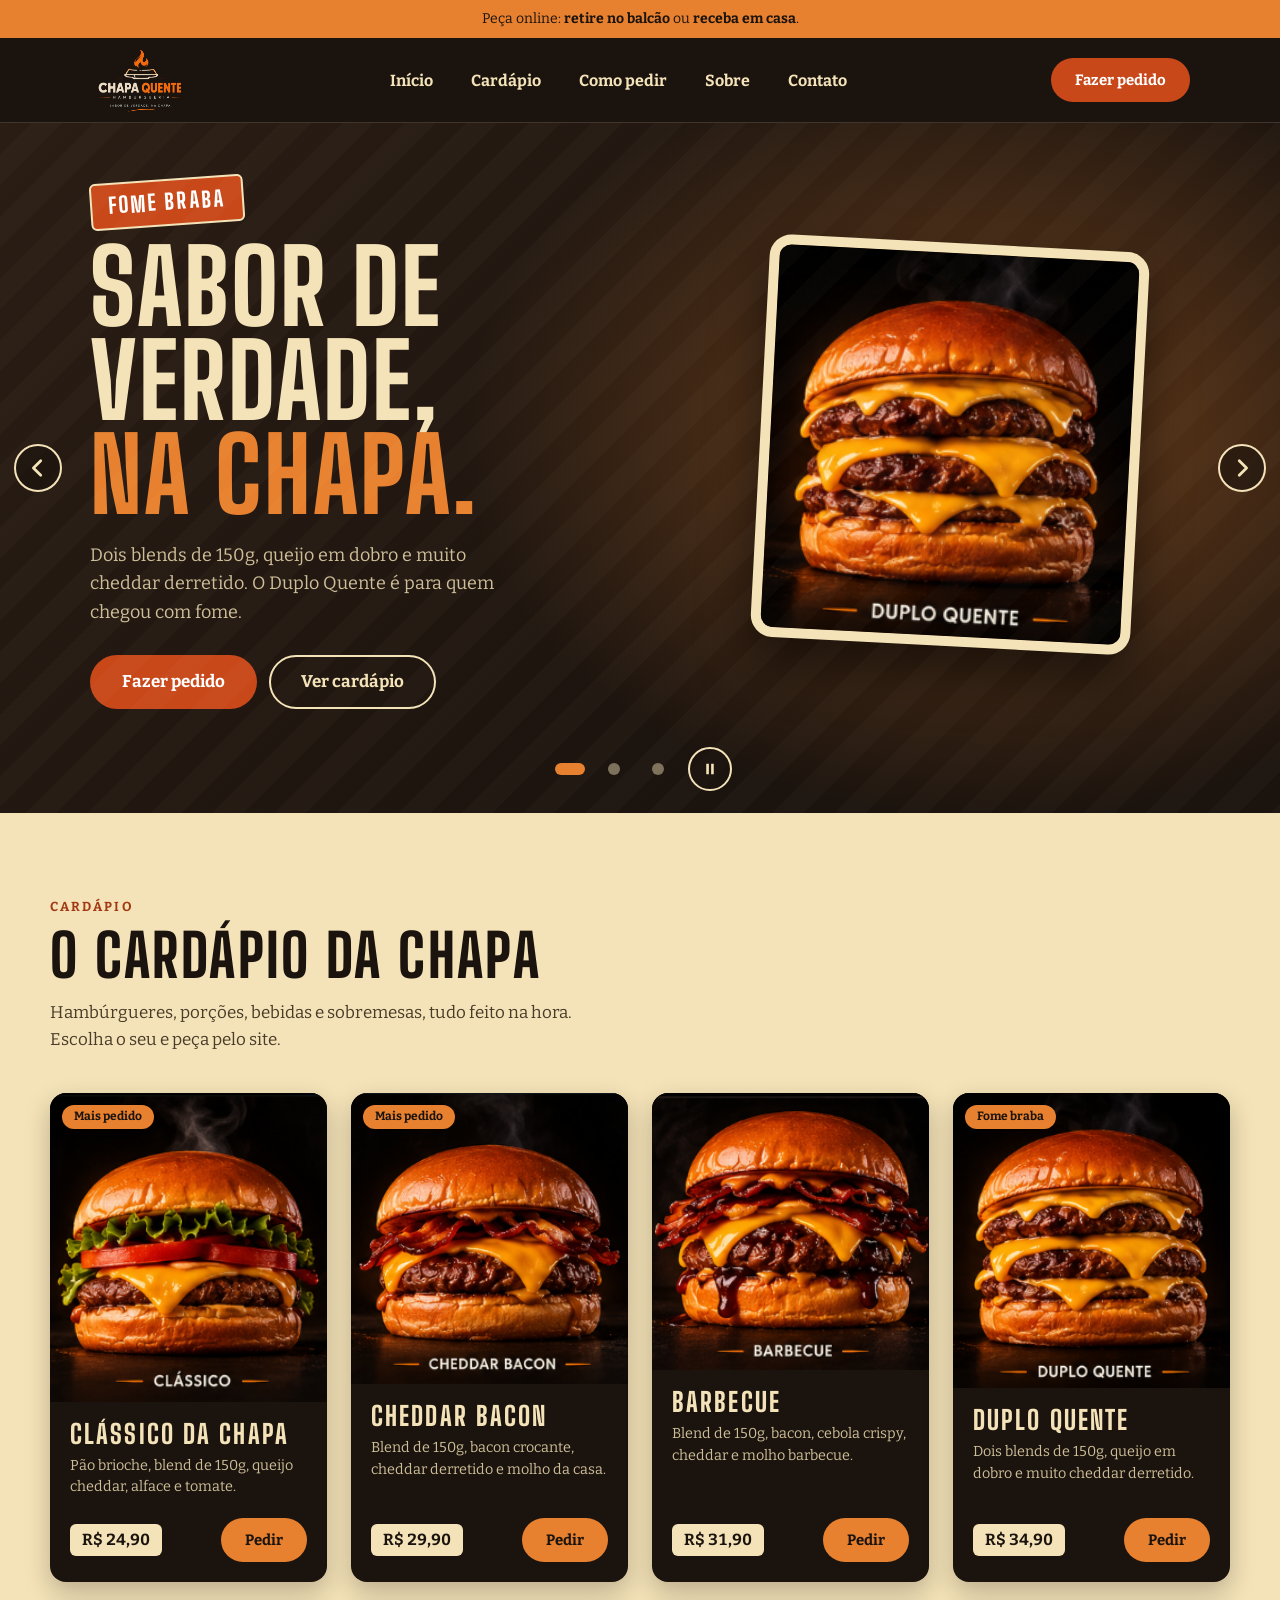
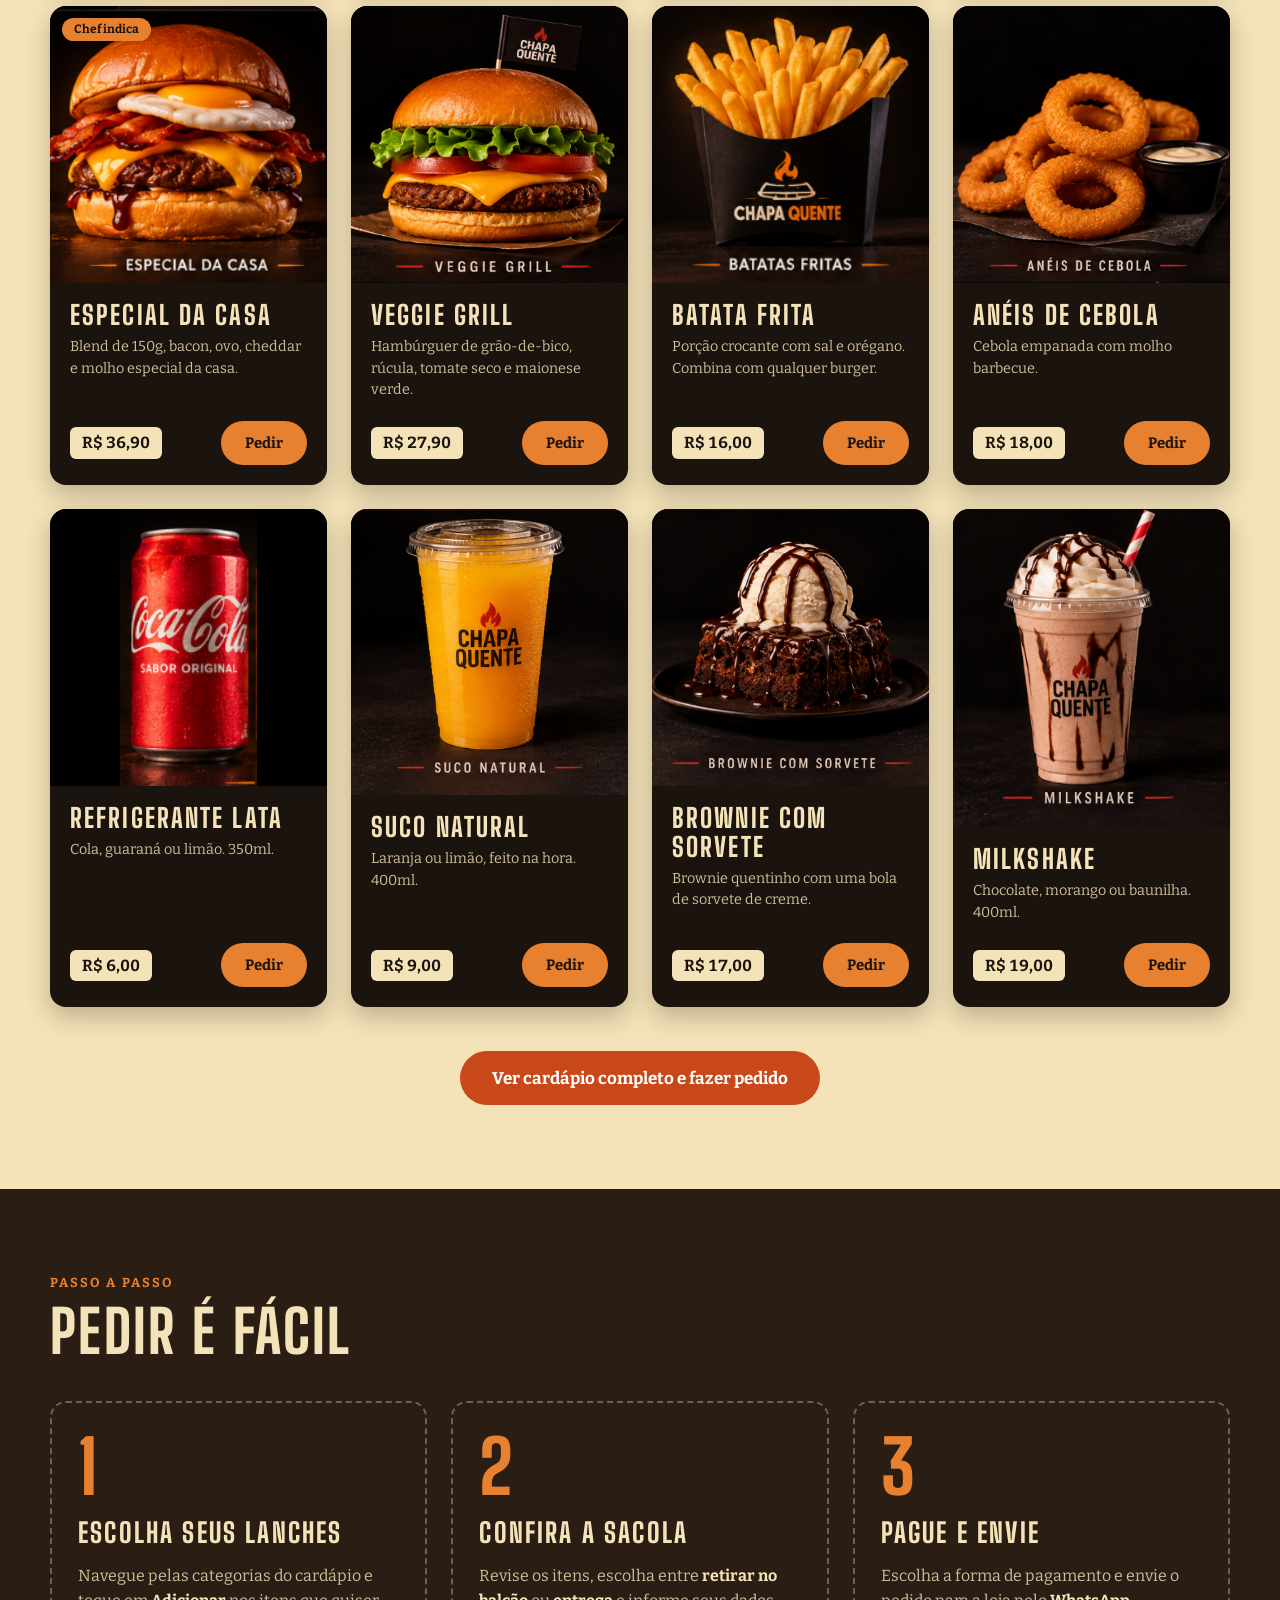
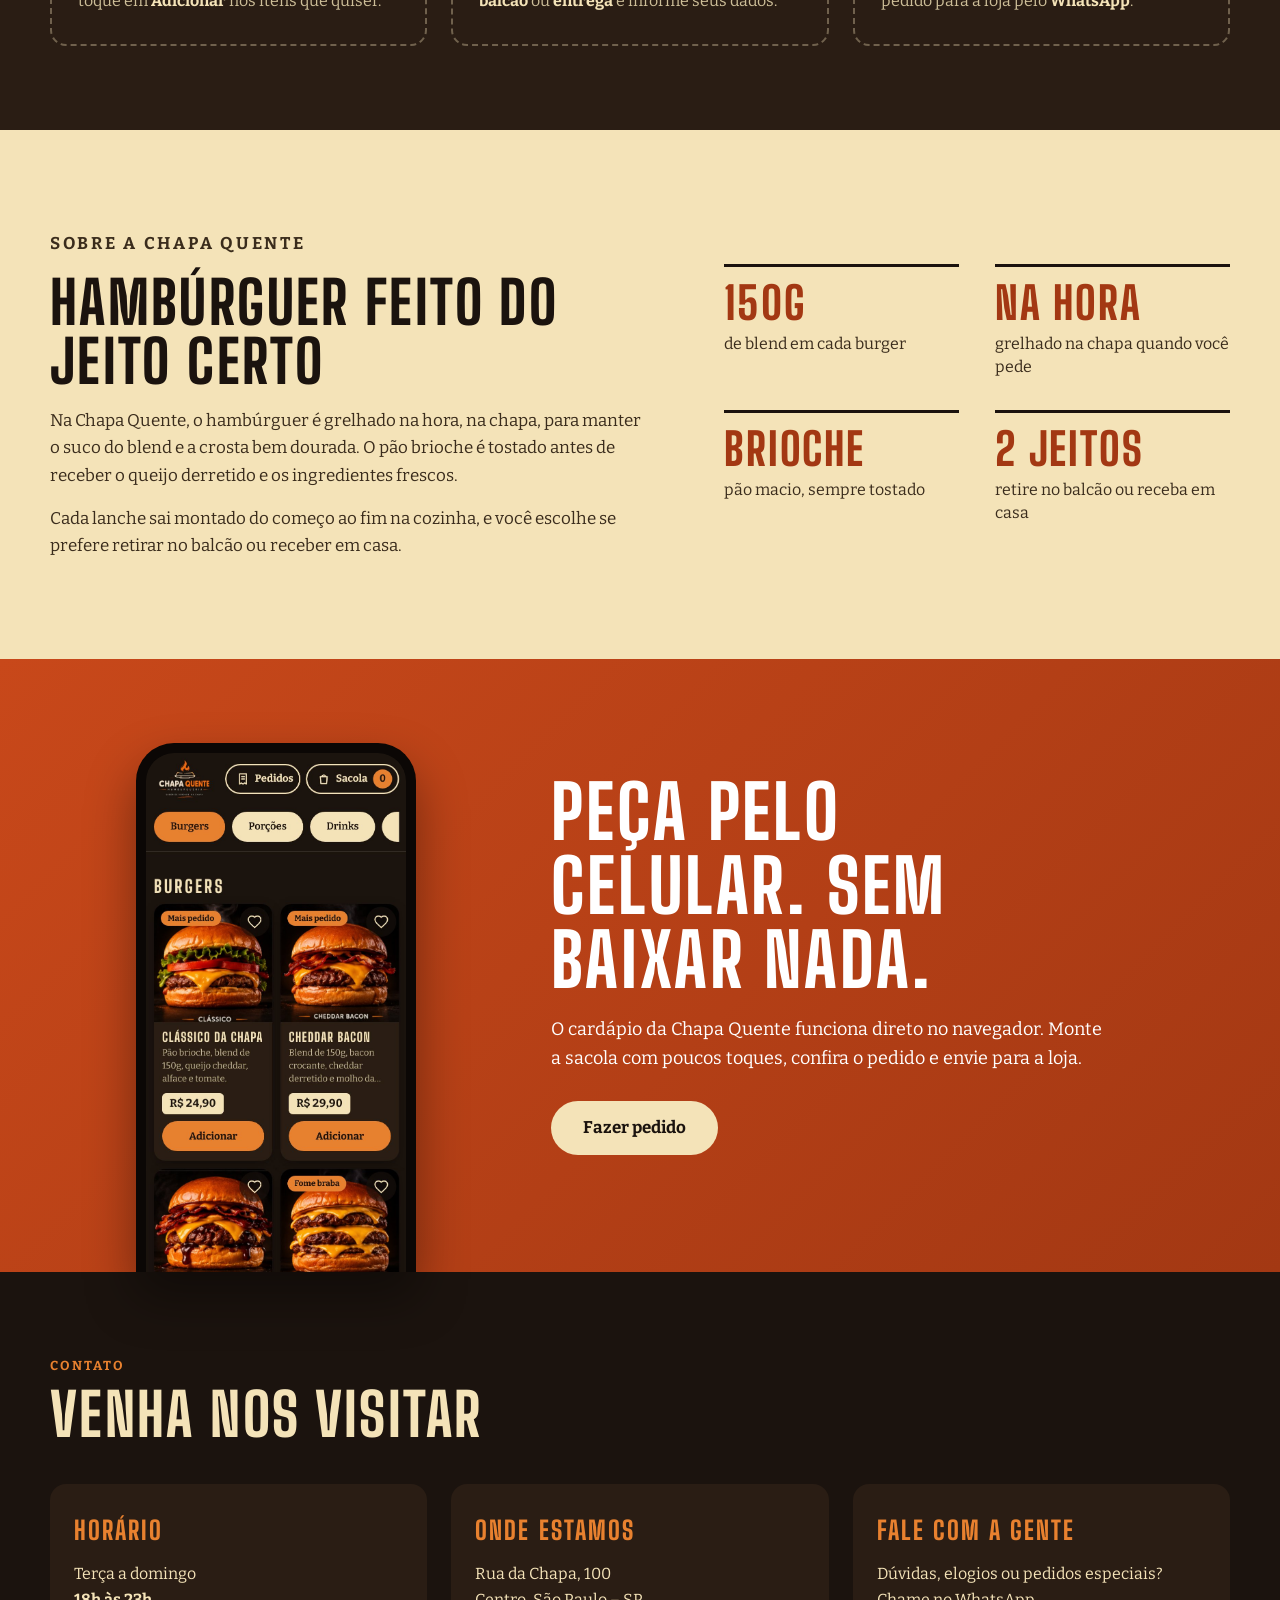
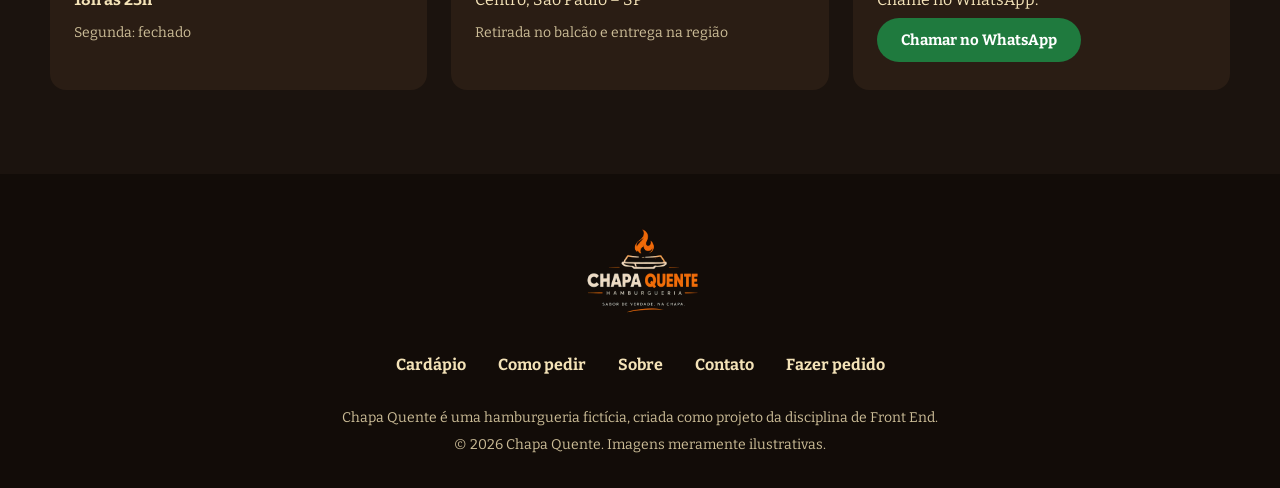
<file: index.html>
<!DOCTYPE html>
<html lang="pt-BR">
<head>
  <meta charset="UTF-8">
  <meta name="viewport" content="width=device-width, initial-scale=1.0">
  <title>Chapa Quente | Hamburgueria artesanal</title>
  <meta name="description" content="Chapa Quente, hamburgueria artesanal: blend de 150g, pão brioche e tudo feito na chapa. Conheça os destaques do cardápio e faça seu pedido online.">
  <meta name="theme-color" content="#1B130E">
  <link rel="preload" href="fonts/big-shoulders-display-latin-800-normal.woff2" as="font" type="font/woff2" crossorigin>
  <link rel="stylesheet" href="site.css?v=2">
  <script>try{var d=sessionStorage.getItem("cq-transicao");if(d&&!matchMedia("(prefers-reduced-motion: reduce)").matches){document.documentElement.classList.add("entrando");document.documentElement.dataset.destino=d}}catch(e){}</script>
  <link rel="stylesheet" href="transicao.css?v=2">
</head>
<body>
  <div class="transicao" id="transicao" aria-hidden="true">
    <div class="transicao__in">
      <svg class="transicao__chama" viewBox="0 0 24 28" aria-hidden="true">
        <path d="M12 1c1 5 7 8 7 15a7 7 0 0 1-14 0c0-3 1.5-5 3-6.5.2 2 1.2 3 2.2 3.5C10 9 10.5 5 12 1z" fill="#1B130E"/>
        <path d="M12 14c.6 2.5 3.5 3.5 3.5 6.5a3.5 3.5 0 0 1-7 0c0-1.8.8-2.8 1.8-3.8.2 1 .8 1.5 1.2 1.7-.3-1.8 0-3 .5-4.4z" fill="#F4E3B8"/>
      </svg>
      <p class="transicao__marca">Chapa Quente</p>
      <p class="transicao__msg transicao__msg--pedido">Esquentando a chapa…</p>
      <p class="transicao__msg transicao__msg--site">Voltando ao site…</p>
      <span class="transicao__barra"><span></span></span>
    </div>
  </div>
  <a class="pular" href="#principal">Pular para o conteúdo</a>

  <div class="aviso-topo">
    <p>Peça online: <strong>retire no balcão</strong> ou <strong>receba em casa</strong>.</p>
  </div>

  <header class="topo">
    <div class="topo__in">
      <a class="marca" href="#inicio" aria-label="Chapa Quente, início">
        <img src="img/logo.png" alt="Chapa Quente Hamburgueria" width="368" height="276">
      </a>

      <nav class="menu" id="menu" aria-label="Principal">
        <ul>
          <li><a href="#inicio">Início</a></li>
          <li><a href="#destaques">Cardápio</a></li>
          <li><a href="#como-pedir">Como pedir</a></li>
          <li><a href="#sobre">Sobre</a></li>
          <li><a href="#contato">Contato</a></li>
        </ul>
      </nav>

      <div class="topo__acoes">
        <a class="btn btn--brasa" href="pedido.html">Fazer pedido</a>
        <button type="button" class="hamb" id="hamb" aria-expanded="false" aria-controls="menu" aria-label="Abrir menu">
          <span></span><span></span><span></span>
        </button>
      </div>
    </div>
  </header>

  <main id="principal">
    <!-- ===== Destaques (carrossel) ===== -->
    <section class="hero" id="inicio" aria-roledescription="carrossel" aria-label="Destaques da Chapa Quente">
      <div class="hero__slides" id="slides" aria-live="off">

        <article class="slide slide--1 ativo" aria-roledescription="slide" aria-label="1 de 3">
          <div class="slide__texto">
            <span class="selo">Fome braba</span>
            <h1 class="slide__titulo">Sabor de verdade, <em>na chapa.</em></h1>
            <p>Dois blends de 150g, queijo em dobro e muito cheddar derretido. O Duplo Quente é para quem chegou com fome.</p>
            <div class="slide__botoes">
              <a class="btn btn--brasa btn--grande" href="pedido.html#item-4">Fazer pedido</a>
              <a class="btn btn--contorno btn--grande" href="#destaques">Ver cardápio</a>
            </div>
          </div>
          <div class="slide__foto">
            <img src="img/duplo_quente.png" alt="Hambúrguer Duplo Quente, com dois blends e cheddar derretido" width="261" height="274">
          </div>
        </article>

        <article class="slide slide--2" aria-roledescription="slide" aria-label="2 de 3">
          <div class="slide__texto">
            <span class="selo">Chef indica</span>
            <h2 class="slide__titulo">O queridinho <em>da casa.</em></h2>
            <p>Blend de 150g, bacon crocante, ovo, cheddar e o molho especial da casa. Um burger completo do começo ao fim.</p>
            <div class="slide__botoes">
              <a class="btn btn--brasa btn--grande" href="pedido.html#item-5">Fazer pedido</a>
              <a class="btn btn--contorno btn--grande" href="#destaques">Ver cardápio</a>
            </div>
          </div>
          <div class="slide__foto">
            <img src="img/especial.png" alt="Hambúrguer Especial da Casa, com bacon, ovo e cheddar" width="288" height="244">
          </div>
        </article>

        <article class="slide slide--3" aria-roledescription="slide" aria-label="3 de 3">
          <div class="slide__texto">
            <span class="selo">Mais pedido</span>
            <h2 class="slide__titulo">Bacon, cheddar <em>e brasa.</em></h2>
            <p>O Cheddar Bacon junta blend suculento, bacon crocante e cheddar derretido. Fácil entender por que é um dos mais pedidos.</p>
            <div class="slide__botoes">
              <a class="btn btn--brasa btn--grande" href="pedido.html#item-2">Fazer pedido</a>
              <a class="btn btn--contorno btn--grande" href="#destaques">Ver cardápio</a>
            </div>
          </div>
          <div class="slide__foto">
            <img src="img/cheddar.png" alt="Hambúrguer Cheddar Bacon, com bacon crocante e cheddar derretido" width="261" height="274">
          </div>
        </article>
      </div>

      <button type="button" class="seta seta--ant" id="ant" aria-label="Destaque anterior">
        <svg viewBox="0 0 24 24" width="22" height="22" aria-hidden="true"><path d="M15 4l-8 8 8 8" fill="none" stroke="currentColor" stroke-width="3" stroke-linecap="round" stroke-linejoin="round"/></svg>
      </button>
      <button type="button" class="seta seta--prox" id="prox" aria-label="Próximo destaque">
        <svg viewBox="0 0 24 24" width="22" height="22" aria-hidden="true"><path d="M9 4l8 8-8 8" fill="none" stroke="currentColor" stroke-width="3" stroke-linecap="round" stroke-linejoin="round"/></svg>
      </button>

      <div class="hero__ctrl">
        <div class="dots" id="dots">
          <button type="button" class="dot" aria-label="Ir para o destaque 1" aria-current="true"></button>
          <button type="button" class="dot" aria-label="Ir para o destaque 2" aria-current="false"></button>
          <button type="button" class="dot" aria-label="Ir para o destaque 3" aria-current="false"></button>
        </div>
        <button type="button" class="pausa" id="pausa" aria-label="Pausar a troca automática">
          <svg class="pausa__ico pausa__ico--pausar" viewBox="0 0 24 24" width="18" height="18" aria-hidden="true"><path d="M7 5h3.500v14H7zM13.500 5H17v14h-3.500z" fill="currentColor"/></svg>
          <svg class="pausa__ico pausa__ico--tocar" viewBox="0 0 24 24" width="18" height="18" aria-hidden="true"><path d="M8 5l11 7-11 7z" fill="currentColor"/></svg>
        </button>
      </div>
    </section>

    <!-- ===== Cardápio em destaque ===== -->
    <section class="secao secao--creme" id="destaques" aria-labelledby="t-destaques">
      <div class="cont">
        <p class="sobretitulo">Cardápio</p>
        <h2 class="secao__titulo" id="t-destaques">O cardápio da chapa</h2>
        <p class="secao__intro">Hambúrgueres, porções, bebidas e sobremesas, tudo feito na hora. Escolha o seu e peça pelo site.</p>

        <ul class="cards">
          <li class="card" data-id="1">
            <div class="card__foto">
              <img src="img/classico.png" alt="Hambúrguer Clássico da Chapa, com cheddar, alface e tomate" width="248" height="276" loading="lazy">
              <span class="card__tag">Mais pedido</span>
            </div>
            <div class="card__corpo">
              <h3 class="card__nome">Clássico da Chapa</h3>
              <p class="card__desc">Pão brioche, blend de 150g, queijo cheddar, alface e tomate.</p>
              <div class="card__rodape">
                <span class="card__preco" data-preco>R$ 24,90</span>
                <a class="btn btn--laranja" href="pedido.html#item-1" aria-label="Pedir Clássico da Chapa">Pedir</a>
              </div>
            </div>
          </li>
          <li class="card" data-id="2">
            <div class="card__foto">
              <img src="img/cheddar.png" alt="Hambúrguer Cheddar Bacon, com bacon crocante e cheddar" width="261" height="274" loading="lazy">
              <span class="card__tag">Mais pedido</span>
            </div>
            <div class="card__corpo">
              <h3 class="card__nome">Cheddar Bacon</h3>
              <p class="card__desc">Blend de 150g, bacon crocante, cheddar derretido e molho da casa.</p>
              <div class="card__rodape">
                <span class="card__preco" data-preco>R$ 29,90</span>
                <a class="btn btn--laranja" href="pedido.html#item-2" aria-label="Pedir Cheddar Bacon">Pedir</a>
              </div>
            </div>
          </li>
          <li class="card" data-id="3">
            <div class="card__foto">
              <img src="img/barbecue.png" alt="Hambúrguer Barbecue, com bacon, cebola crispy e molho barbecue" width="285" height="245" loading="lazy">
            </div>
            <div class="card__corpo">
              <h3 class="card__nome">Barbecue</h3>
              <p class="card__desc">Blend de 150g, bacon, cebola crispy, cheddar e molho barbecue.</p>
              <div class="card__rodape">
                <span class="card__preco" data-preco>R$ 31,90</span>
                <a class="btn btn--laranja" href="pedido.html#item-3" aria-label="Pedir Barbecue">Pedir</a>
              </div>
            </div>
          </li>
          <li class="card" data-id="4">
            <div class="card__foto">
              <img src="img/duplo_quente.png" alt="Hambúrguer Duplo Quente, com dois blends e cheddar em dobro" width="251" height="267" loading="lazy">
              <span class="card__tag">Fome braba</span>
            </div>
            <div class="card__corpo">
              <h3 class="card__nome">Duplo Quente</h3>
              <p class="card__desc">Dois blends de 150g, queijo em dobro e muito cheddar derretido.</p>
              <div class="card__rodape">
                <span class="card__preco" data-preco>R$ 34,90</span>
                <a class="btn btn--laranja" href="pedido.html#item-4" aria-label="Pedir Duplo Quente">Pedir</a>
              </div>
            </div>
          </li>
          <li class="card" data-id="5">
            <div class="card__foto">
              <img src="img/especial.png" alt="Hambúrguer Especial da Casa, com bacon, ovo e cheddar" width="288" height="244" loading="lazy">
              <span class="card__tag">Chef indica</span>
            </div>
            <div class="card__corpo">
              <h3 class="card__nome">Especial da Casa</h3>
              <p class="card__desc">Blend de 150g, bacon, ovo, cheddar e molho especial da casa.</p>
              <div class="card__rodape">
                <span class="card__preco" data-preco>R$ 36,90</span>
                <a class="btn btn--laranja" href="pedido.html#item-5" aria-label="Pedir Especial da Casa">Pedir</a>
              </div>
            </div>
          </li>
          <li class="card" data-id="6">
            <div class="card__foto">
              <img src="img/veggie.png" alt="Hambúrguer Veggie Grill, com queijo, alface e tomate" width="380" height="365" loading="lazy">
            </div>
            <div class="card__corpo">
              <h3 class="card__nome">Veggie Grill</h3>
              <p class="card__desc">Hambúrguer de grão-de-bico, rúcula, tomate seco e maionese verde.</p>
              <div class="card__rodape">
                <span class="card__preco" data-preco>R$ 27,90</span>
                <a class="btn btn--laranja" href="pedido.html#item-6" aria-label="Pedir Veggie Grill">Pedir</a>
              </div>
            </div>
          </li>
          <li class="card" data-id="7">
            <div class="card__foto">
              <img src="img/batata.png" alt="Porção de batata frita crocante na embalagem da Chapa Quente" width="252" height="237" loading="lazy">
            </div>
            <div class="card__corpo">
              <h3 class="card__nome">Batata Frita</h3>
              <p class="card__desc">Porção crocante com sal e orégano. Combina com qualquer burger.</p>
              <div class="card__rodape">
                <span class="card__preco" data-preco>R$ 16,00</span>
                <a class="btn btn--laranja" href="pedido.html#item-7" aria-label="Pedir Batata Frita">Pedir</a>
              </div>
            </div>
          </li>
          <li class="card" data-id="8">
            <div class="card__foto">
              <img src="img/aneis.png" alt="Porção de anéis de cebola empanados" width="380" height="365" loading="lazy">
            </div>
            <div class="card__corpo">
              <h3 class="card__nome">Anéis de Cebola</h3>
              <p class="card__desc">Cebola empanada com molho barbecue.</p>
              <div class="card__rodape">
                <span class="card__preco" data-preco>R$ 18,00</span>
                <a class="btn btn--laranja" href="pedido.html#item-8" aria-label="Pedir Anéis de Cebola">Pedir</a>
              </div>
            </div>
          </li>
          <li class="card" data-id="9">
            <div class="card__foto card__foto--contain">
              <img src="img/refrigerante.png" alt="Refrigerante em lata" width="108" height="219" loading="lazy">
            </div>
            <div class="card__corpo">
              <h3 class="card__nome">Refrigerante Lata</h3>
              <p class="card__desc">Cola, guaraná ou limão. 350ml.</p>
              <div class="card__rodape">
                <span class="card__preco" data-preco>R$ 6,00</span>
                <a class="btn btn--laranja" href="pedido.html#item-9" aria-label="Pedir Refrigerante Lata">Pedir</a>
              </div>
            </div>
          </li>
          <li class="card" data-id="10">
            <div class="card__foto">
              <img src="img/suco.png" alt="Copo de suco natural" width="383" height="396" loading="lazy">
            </div>
            <div class="card__corpo">
              <h3 class="card__nome">Suco Natural</h3>
              <p class="card__desc">Laranja ou limão, feito na hora. 400ml.</p>
              <div class="card__rodape">
                <span class="card__preco" data-preco>R$ 9,00</span>
                <a class="btn btn--laranja" href="pedido.html#item-10" aria-label="Pedir Suco Natural">Pedir</a>
              </div>
            </div>
          </li>
          <li class="card" data-id="11">
            <div class="card__foto">
              <img src="img/brownie.png" alt="Brownie quentinho com sorvete de creme" width="418" height="389" loading="lazy">
            </div>
            <div class="card__corpo">
              <h3 class="card__nome">Brownie com Sorvete</h3>
              <p class="card__desc">Brownie quentinho com uma bola de sorvete de creme.</p>
              <div class="card__rodape">
                <span class="card__preco" data-preco>R$ 17,00</span>
                <a class="btn btn--laranja" href="pedido.html#item-11" aria-label="Pedir Brownie com Sorvete">Pedir</a>
              </div>
            </div>
          </li>
          <li class="card" data-id="12">
            <div class="card__foto">
              <img src="img/milk.png" alt="Milkshake de chocolate com chantilly" width="341" height="392" loading="lazy">
            </div>
            <div class="card__corpo">
              <h3 class="card__nome">Milkshake</h3>
              <p class="card__desc">Chocolate, morango ou baunilha. 400ml.</p>
              <div class="card__rodape">
                <span class="card__preco" data-preco>R$ 19,00</span>
                <a class="btn btn--laranja" href="pedido.html#item-12" aria-label="Pedir Milkshake">Pedir</a>
              </div>
            </div>
          </li>
        </ul>

        <p class="secao__cta"><a class="btn btn--brasa btn--grande" href="pedido.html">Ver cardápio completo e fazer pedido</a></p>
      </div>
    </section>

    <!-- ===== Como pedir ===== -->
    <section class="secao secao--escura" id="como-pedir" aria-labelledby="t-pedir">
      <div class="cont">
        <p class="sobretitulo sobretitulo--claro">Passo a passo</p>
        <h2 class="secao__titulo" id="t-pedir">Pedir é fácil</h2>

        <ol class="passos">
          <li class="passo">
            <span class="passo__n" aria-hidden="true">1</span>
            <h3 class="passo__titulo">Escolha seus lanches</h3>
            <p>Navegue pelas categorias do cardápio e toque em <strong>Adicionar</strong> nos itens que quiser.</p>
          </li>
          <li class="passo">
            <span class="passo__n" aria-hidden="true">2</span>
            <h3 class="passo__titulo">Confira a sacola</h3>
            <p>Revise os itens, escolha entre <strong>retirar no balcão</strong> ou <strong>entrega</strong> e informe seus dados.</p>
          </li>
          <li class="passo">
            <span class="passo__n" aria-hidden="true">3</span>
            <h3 class="passo__titulo">Pague e envie</h3>
            <p>Escolha a forma de pagamento e envie o pedido para a loja pelo <strong>WhatsApp</strong>.</p>
          </li>
        </ol>

      </div>
    </section>

    <!-- ===== Sobre ===== -->
    <section class="secao secao--creme" id="sobre" aria-labelledby="t-sobre">
      <div class="cont sobre">
        <div class="sobre__texto">
          <p class="sobretitulo">Sobre a Chapa Quente</p>
          <h2 class="secao__titulo" id="t-sobre">Hambúrguer feito do jeito certo</h2>
          <p>Na Chapa Quente, o hambúrguer é grelhado na hora, na chapa, para manter o suco do blend e a crosta bem dourada. O pão brioche é tostado antes de receber o queijo derretido e os ingredientes frescos.</p>
          <p>Cada lanche sai montado do começo ao fim na cozinha, e você escolhe se prefere retirar no balcão ou receber em casa.</p>
        </div>

        <ul class="sobre__itens">
          <li><strong>150g</strong><span>de blend em cada burger</span></li>
          <li><strong>Na hora</strong><span>grelhado na chapa quando você pede</span></li>
          <li><strong>Brioche</strong><span>pão macio, sempre tostado</span></li>
          <li><strong>2 jeitos</strong><span>retire no balcão ou receba em casa</span></li>
        </ul>
      </div>
    </section>

    <!-- ===== Peça pelo celular ===== -->
    <section class="secao secao--brasa" aria-labelledby="t-celular">
      <div class="cont celular-bloco">
        <div class="celular" aria-hidden="true">
          <img src="img/app-pedido.jpg" alt="" width="780" height="1500" loading="lazy">
        </div>
        <div class="celular-bloco__texto">
          <h2 class="secao__titulo secao__titulo--grande" id="t-celular">Peça pelo celular. Sem baixar nada.</h2>
          <p>O cardápio da Chapa Quente funciona direto no navegador. Monte a sacola com poucos toques, confira o pedido e envie para a loja.</p>
          <a class="btn btn--creme btn--grande" href="pedido.html">Fazer pedido</a>
        </div>
      </div>
    </section>

    <!-- ===== Contato ===== -->
    <section class="secao secao--fundo" id="contato" aria-labelledby="t-contato">
      <div class="cont">
        <p class="sobretitulo sobretitulo--claro">Contato</p>
        <h2 class="secao__titulo" id="t-contato">Venha nos visitar</h2>

        <div class="infos">
          <div class="info">
            <h3 class="info__titulo">Horário</h3>
            <p>Terça a domingo<br><strong>18h às 23h</strong></p>
            <p class="info__nota">Segunda: fechado</p>
          </div>
          <div class="info">
            <h3 class="info__titulo">Onde estamos</h3>
            <p>Rua da Chapa, 100<br>Centro, São Paulo – SP</p>
            <p class="info__nota">Retirada no balcão e entrega na região</p>
          </div>
          <div class="info">
            <h3 class="info__titulo">Fale com a gente</h3>
            <p>Dúvidas, elogios ou pedidos especiais? Chame no WhatsApp.</p>
            <a class="btn btn--whats" id="whats-contato" data-whats href="#" target="_blank" rel="noopener">Chamar no WhatsApp</a>
          </div>
        </div>
      </div>
    </section>
  </main>

  <footer class="rodape">
    <a class="rodape__logo" href="#inicio" aria-label="Chapa Quente, voltar ao início">
      <img src="img/logo.png" alt="Chapa Quente Hamburgueria" width="368" height="276">
    </a>
    <ul class="rodape__links">
      <li><a href="#destaques">Cardápio</a></li>
      <li><a href="#como-pedir">Como pedir</a></li>
      <li><a href="#sobre">Sobre</a></li>
      <li><a href="#contato">Contato</a></li>
      <li><a href="pedido.html">Fazer pedido</a></li>
    </ul>
    <p class="rodape__nota">Chapa Quente é uma hamburgueria fictícia, criada como projeto da disciplina de Front End.</p>
    <p class="rodape__nota">© <span id="ano">2026</span> Chapa Quente. Imagens meramente ilustrativas.</p>
  </footer>

  <a class="voltar-topo" id="voltar-topo" href="#inicio" hidden>
    <svg viewBox="0 0 24 24" width="18" height="18" aria-hidden="true"><path d="M5 15l7-7 7 7" fill="none" stroke="currentColor" stroke-width="3" stroke-linecap="round" stroke-linejoin="round"/></svg>
    Voltar ao topo
  </a>

  <script src="config.js?v=6"></script>
  <script src="transicao.js?v=2"></script>
  <script src="site.js?v=1"></script>
</body>
</html>
</file>
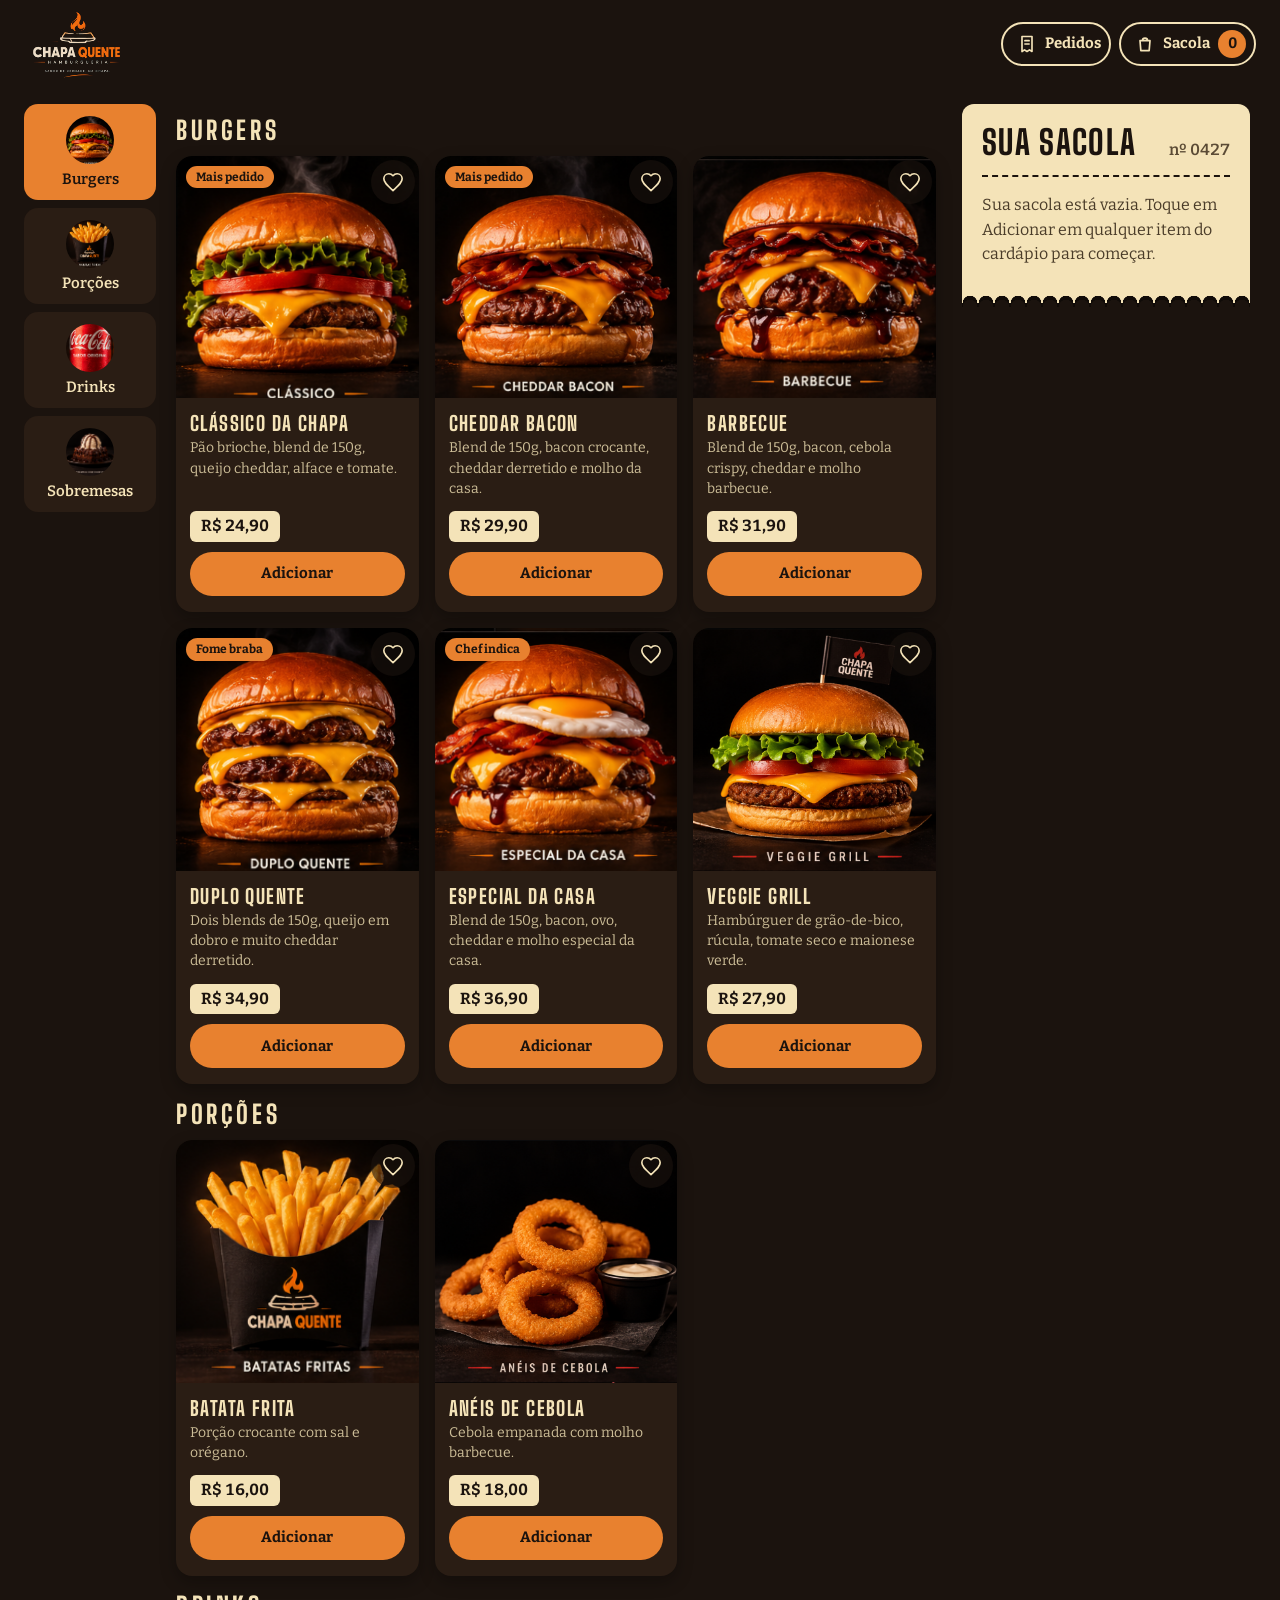
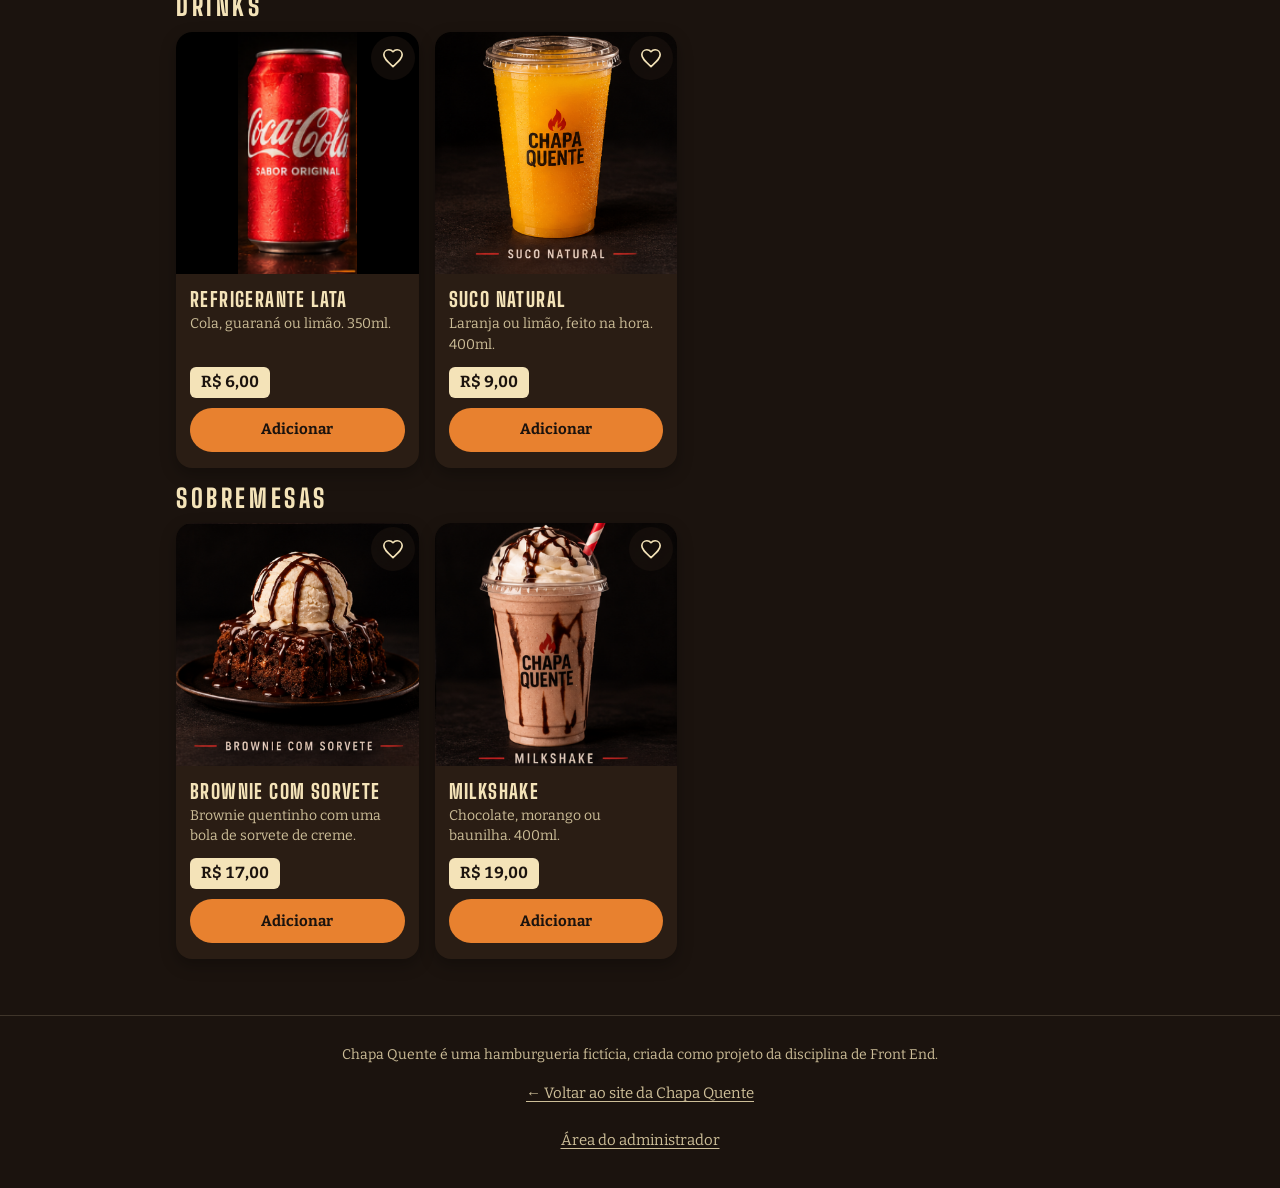
<file: pedido.html>
<!DOCTYPE html>
<html lang="pt-BR">
<head>
  <meta charset="UTF-8">
  <meta name="viewport" content="width=device-width, initial-scale=1.0">
  <title>Chapa Quente | Cardápio digital</title>
  <meta name="description" content="Cardápio digital da Chapa Quente. Escolha seus lanches, monte a sacola e envie o pedido pelo celular.">
  <meta name="theme-color" content="#1B130E">
  <link rel="preload" href="fonts/big-shoulders-display-latin-800-normal.woff2" as="font" type="font/woff2" crossorigin>
  <link rel="preload" href="img/logo.png" as="image">
  <link rel="stylesheet" href="style.css?v=12">
  <script>try{var d=sessionStorage.getItem("cq-transicao");if(d&&!matchMedia("(prefers-reduced-motion: reduce)").matches){document.documentElement.classList.add("entrando");document.documentElement.dataset.destino=d}}catch(e){}</script>
  <link rel="stylesheet" href="transicao.css?v=2">
</head>
<body>
  <div class="transicao" id="transicao" aria-hidden="true">
    <div class="transicao__in">
      <svg class="transicao__chama" viewBox="0 0 24 28" aria-hidden="true">
        <path d="M12 1c1 5 7 8 7 15a7 7 0 0 1-14 0c0-3 1.5-5 3-6.5.2 2 1.2 3 2.2 3.5C10 9 10.5 5 12 1z" fill="#1B130E"/>
        <path d="M12 14c.6 2.5 3.5 3.5 3.5 6.5a3.5 3.5 0 0 1-7 0c0-1.8.8-2.8 1.8-3.8.2 1 .8 1.5 1.2 1.7-.3-1.8 0-3 .5-4.4z" fill="#F4E3B8"/>
      </svg>
      <p class="transicao__marca">Chapa Quente</p>
      <p class="transicao__msg transicao__msg--pedido">Esquentando a chapa…</p>
      <p class="transicao__msg transicao__msg--site">Voltando ao site…</p>
      <span class="transicao__barra"><span></span></span>
    </div>
  </div>
  <a class="pular" href="#cardapio">Pular para o cardápio</a>

  <header class="topo">
    <a class="marca" href="index.html" aria-label="Chapa Quente, voltar ao site">
      <img class="marca__logo" src="img/logo.png" alt="Chapa Quente Hamburgueria" width="368" height="276">
    </a>

    <div class="topo__botoes">
      <button type="button" class="topo__comanda" id="abrir-historico" aria-label="Meus pedidos">
        <svg viewBox="0 0 24 24" width="20" height="20" aria-hidden="true"><path d="M6 3h12v18l-3-2-3 2-3-2-3 2z M9.500 8h5 M9.500 12h5" fill="none" stroke="currentColor" stroke-width="2" stroke-linejoin="round" stroke-linecap="round"/></svg>
        <span class="topo__rotulo">Pedidos</span>
        <span class="topo__contador topo__contador--claro" id="contador-pedidos" hidden>0</span>
      </button>
      <button type="button" class="topo__comanda" id="abrir-topo" aria-controls="comanda" aria-expanded="false" aria-label="Minha sacola">
        <svg viewBox="0 0 24 24" width="20" height="20" aria-hidden="true"><path d="M6 8h12l-1 12H7z M9 8a3 3 0 0 1 6 0" fill="none" stroke="currentColor" stroke-width="2" stroke-linejoin="round" stroke-linecap="round"/></svg>
        <span class="topo__rotulo">Sacola</span>
        <span class="topo__contador" id="contador">0</span>
      </button>
    </div>
  </header>

  <div class="layout">
    <div class="abas-barra">
      <nav class="abas" id="abas" aria-label="Categorias do cardápio"></nav>
    </div>

    <main class="cardapio" id="cardapio" tabindex="-1">
      <div class="folha" id="folha"></div>
    </main>

    <div class="fundo" id="fundo" hidden></div>

    <aside class="comanda" id="comanda" aria-labelledby="comanda-titulo">
      <div class="comanda__topo">
        <button type="button" class="link link--claro" id="fechar-comanda">Fechar</button>
      </div>

      <div class="ticket">
        <header class="ticket__cab">
          <h2 class="ticket__titulo" id="comanda-titulo" tabindex="-1">Sua sacola</h2>
          <span class="ticket__numero" id="numero">nº 0427</span>
        </header>

        <p class="ticket__vazio" id="vazio">Sua sacola está vazia. Toque em Adicionar em qualquer item do cardápio para começar.</p>

        <ul class="ticket__itens" id="itens"></ul>

        <div class="ticket__resumo" id="resumo" hidden>
          <dl class="contas contas--sacola">
            <div class="contas__linha contas__linha--sub"><dt>Subtotal</dt><dd id="subtotal-sacola">R$ 0,00</dd></div>
          </dl>
          <p class="ticket__dica">Entrega e forma de pagamento você escolhe nos próximos passos.</p>
          <button type="button" class="btn btn--cheio" id="conferir-abrir">Conferir pedido</button>
          <button type="button" class="link" id="limpar">Limpar sacola</button>
        </div>
      </div>
    </aside>
  </div>

  <div class="toast" id="toast" aria-hidden="true" hidden>
    <svg viewBox="0 0 24 24" width="22" height="22" aria-hidden="true"><path d="M5 12.500l4.500 4.500L19 7.500" fill="none" stroke="currentColor" stroke-width="3" stroke-linecap="round" stroke-linejoin="round"/></svg>
    <span></span>
  </div>

  <div class="barra" id="barra" hidden>
    <button type="button" class="barra__btn" id="abrir-barra" aria-controls="comanda" aria-expanded="false">
      <span id="barra-qtd">0 itens</span>
      <span class="barra__ver">Ver sacola</span>
      <span class="barra__total" id="barra-total">R$ 0,00</span>
    </button>
  </div>

  <dialog class="confirma" id="confirmacao" aria-labelledby="confirma-titulo">
    <h2 class="confirma__titulo" id="confirma-titulo">Pedido realizado com sucesso!</h2>
    <p class="confirma__texto" id="confirma-texto"></p>
    <a class="btn btn--cheio btn--whats" id="confirma-whats" href="#" target="_blank" rel="noopener">Enviar pedido pelo WhatsApp</a>
    <button type="button" class="link" id="confirma-historico">Ver meus pedidos</button>
    <button type="button" class="link" id="fechar-confirmacao">Voltar ao cardápio</button>
  </dialog>

  <!-- Etapa 2: conferir o pedido -->
  <dialog class="pagamento conferir" id="conferir" aria-labelledby="conf-titulo">
    <div class="pag__cab">
      <h2 class="pag__titulo" id="conf-titulo">Conferir pedido</h2>
      <button type="button" class="link" id="conf-fechar">Voltar</button>
    </div>

    <h3 class="conf__sub">Itens da sacola</h3>
    <ul class="conf__itens" id="conf-itens"></ul>

    <fieldset class="modo">
      <legend class="modo__legenda">Como você quer receber?</legend>
      <label class="modo__op">
        <input type="radio" name="modo" value="retirada" checked>
        <span class="modo__cartao">Retirar no balcão<small>Grátis</small></span>
      </label>
      <label class="modo__op">
        <input type="radio" name="modo" value="entrega">
        <span class="modo__cartao">Entrega<small>+ R$ 5,00</small></span>
      </label>
    </fieldset>

    <dl class="contas">
      <div class="contas__linha"><dt>Subtotal</dt><dd id="subtotal">R$ 0,00</dd></div>
      <div class="contas__linha"><dt>Entrega</dt><dd id="entrega">Grátis</dd></div>
      <div class="contas__linha contas__linha--total"><dt>Total</dt><dd id="total">R$ 0,00</dd></div>
    </dl>

    <div class="campo">
      <label for="nome">Seu nome</label>
      <input type="text" id="nome" autocomplete="given-name" placeholder="Como devemos te chamar?" aria-describedby="erro-nome">
      <p class="campo__erro" id="erro-nome" hidden>Digite seu nome para enviar o pedido.</p>
    </div>

    <div id="campo-endereco" hidden>
      <div class="campo">
        <label for="endereco">Rua e bairro</label>
        <input type="text" id="endereco" autocomplete="address-line1" placeholder="Ex.: Rua das Flores, Centro" aria-describedby="erro-endereco">
        <p class="campo__erro" id="erro-endereco" hidden>Digite a rua e o bairro para a entrega.</p>
      </div>
      <div class="campo-duplo">
        <div class="campo">
          <label for="end-numero">Número</label>
          <input type="text" id="end-numero" autocomplete="off" placeholder="Ex.: 123" aria-describedby="erro-end-numero">
          <p class="campo__erro" id="erro-end-numero" hidden>Digite o número (ou S/N).</p>
        </div>
        <div class="campo">
          <label for="end-complemento">Complemento <span class="campo__opc">(opcional)</span></label>
          <input type="text" id="end-complemento" autocomplete="address-line2" placeholder="Apto, bloco, casa...">
        </div>
      </div>
      <div class="campo">
        <label for="end-referencia">Ponto de referência <span class="campo__opc">(opcional)</span></label>
        <input type="text" id="end-referencia" autocomplete="off" placeholder="Ex.: Em frente à padaria">
      </div>
    </div>

    <button type="button" class="btn btn--cheio" id="enviar">Ir para o pagamento</button>
  </dialog>

  <!-- Histórico de pedidos (fica salvo neste aparelho) -->
  <dialog class="pagamento historico" id="historico" aria-labelledby="hist-titulo">
    <div class="pag__cab">
      <h2 class="pag__titulo" id="hist-titulo">Meus pedidos</h2>
      <button type="button" class="link" id="hist-fechar">Fechar</button>
    </div>
    <p class="hist__aviso">Seus pedidos ficam salvos neste aparelho, mesmo depois que você sair do site.</p>
    <p class="hist__vazio" id="hist-vazio">Você ainda não fez nenhum pedido. Quando fizer, ele aparece aqui.</p>
    <ol class="hist__lista" id="hist-lista"></ol>
    <button type="button" class="link" id="hist-limpar" hidden>Limpar histórico</button>
  </dialog>

  <dialog class="pagamento" id="pagamento" aria-labelledby="pag-titulo">
    <div class="pag__cab">
      <h2 class="pag__titulo" id="pag-titulo">Pagamento</h2>
      <button type="button" class="link" id="pag-fechar">Voltar</button>
    </div>

    <p class="pag__teste"><strong>Modo teste</strong> Nenhum valor será cobrado e nada digitado aqui é salvo. Não use dados reais de cartão.</p>

    <div class="pag__total">
      <span>Total do pedido <small id="pag-resumo"></small></span>
      <strong id="pag-total">R$ 0,00</strong>
    </div>

    <fieldset class="pag__metodos">
      <legend>Forma de pagamento</legend>
      <label class="pag__op">
        <input type="radio" name="metodo" value="pix" checked>
        <span class="pag__cartao">Pix<small>Na hora</small></span>
      </label>
      <label class="pag__op">
        <input type="radio" name="metodo" value="cartao">
        <span class="pag__cartao">Cartão<small>Crédito</small></span>
      </label>
      <label class="pag__op">
        <input type="radio" name="metodo" value="dinheiro">
        <span class="pag__cartao">Dinheiro<small id="pag-dinheiro-rotulo">Na retirada</small></span>
      </label>
    </fieldset>

    <div class="pag__painel pix" id="painel-pix">
      <div class="pix__qr" id="pix-qr" role="img" aria-label="QR Code de demonstração"></div>
      <p class="pix__legenda">QR Code de demonstração. Ele não leva a nenhum pagamento real.</p>
      <div class="pix__copia">
        <input type="text" id="pix-codigo" readonly aria-label="Código Pix de demonstração">
        <button type="button" class="btn" id="pix-copiar">Copiar</button>
      </div>
      <p class="pag__aviso" id="pix-aviso" role="status"></p>
    </div>

    <div class="pag__painel" id="painel-cartao" hidden>
      <div class="cartao-previa" aria-hidden="true">
        <div class="cartao-previa__topo"><span class="cartao-previa__chip"></span><span>Teste</span></div>
        <span class="cartao-previa__num" id="prev-num">•••• •••• •••• ••••</span>
        <div class="cartao-previa__base"><span id="prev-nome">Nome no cartão</span><span id="prev-val">MM/AA</span></div>
      </div>
      <div class="campo">
        <label for="cartao-num">Número do cartão</label>
        <input type="text" id="cartao-num" inputmode="numeric" autocomplete="off" placeholder="0000 0000 0000 0000" aria-describedby="erro-c-num">
        <p class="campo__erro" id="erro-c-num" hidden>Digite os 16 números do cartão.</p>
      </div>
      <div class="campo">
        <label for="cartao-nome">Nome no cartão</label>
        <input type="text" id="cartao-nome" autocomplete="off" placeholder="Como está impresso" aria-describedby="erro-c-nome">
        <p class="campo__erro" id="erro-c-nome" hidden>Digite o nome do cartão.</p>
      </div>
      <div class="pag__duas">
        <div class="campo">
          <label for="cartao-val">Validade</label>
          <input type="text" id="cartao-val" inputmode="numeric" autocomplete="off" placeholder="MM/AA" aria-describedby="erro-c-val">
          <p class="campo__erro" id="erro-c-val" hidden>Validade inválida.</p>
        </div>
        <div class="campo">
          <label for="cartao-cvv">CVV</label>
          <input type="text" id="cartao-cvv" inputmode="numeric" autocomplete="off" placeholder="000" aria-describedby="erro-c-cvv">
          <p class="campo__erro" id="erro-c-cvv" hidden>Digite o CVV.</p>
        </div>
      </div>
      <p class="pag__dica">Para testar, use 4242 4242 4242 4242, qualquer validade futura e CVV 123. O número 4000 0000 0000 0002 simula um pagamento recusado.</p>
    </div>

    <div class="pag__painel" id="painel-dinheiro" hidden>
      <p class="pag__dinheiro">Você paga em dinheiro <strong id="pag-dinheiro-texto">na retirada</strong>. Se precisar de troco, avise a loja pelo WhatsApp.</p>
    </div>

    <p class="campo__erro pag__erro" id="erro-pagamento" role="alert" hidden></p>
    <button type="button" class="btn btn--cheio" id="pagar">Pagar</button>
  </dialog>

  <dialog class="admin" id="admin" aria-labelledby="admin-titulo">
    <div class="admin__cab">
      <h2 class="admin__titulo" id="admin-titulo">Modo administrador</h2>
      <button type="button" class="link" id="admin-fechar">Fechar</button>
    </div>

    <form id="admin-login" novalidate>
      <div class="campo">
        <label for="admin-senha">Senha do administrador</label>
        <input type="password" id="admin-senha" autocomplete="current-password" aria-describedby="erro-senha">
        <p class="campo__erro" id="erro-senha" hidden>Senha incorreta.</p>
      </div>
      <button type="submit" class="btn btn--cheio">Entrar</button>
    </form>

    <div id="admin-painel" hidden>
      <form id="admin-form" novalidate>
        <h3 class="admin__sub" id="admin-form-titulo">Novo item</h3>
        <div class="campo">
          <label for="admin-nome">Nome do item</label>
          <input type="text" id="admin-nome" aria-describedby="erro-nome-item">
          <p class="campo__erro" id="erro-nome-item" hidden>Digite o nome do item.</p>
        </div>
        <div class="admin__duas">
          <div class="campo">
            <label for="admin-cat">Categoria</label>
            <select id="admin-cat">
              <option value="burgers">Burgers</option>
              <option value="porcoes">Porções</option>
              <option value="drinks">Drinks</option>
              <option value="sobremesas">Sobremesas</option>
            </select>
          </div>
          <div class="campo">
            <label for="admin-preco">Preço (R$)</label>
            <input type="number" id="admin-preco" min="0" step="0.01" inputmode="decimal" aria-describedby="erro-preco">
            <p class="campo__erro" id="erro-preco" hidden>Digite um preço maior que zero.</p>
          </div>
        </div>
        <div class="campo">
          <label for="admin-desc">Descrição</label>
          <textarea id="admin-desc" rows="3"></textarea>
        </div>
        <div class="campo">
          <label for="admin-tag">Tag de destaque (opcional)</label>
          <input type="text" id="admin-tag" placeholder="Ex.: Mais pedido, Fome braba, Chef indica" list="admin-tags">
          <datalist id="admin-tags"><option value="Mais pedido"><option value="Fome braba"><option value="Chef indica"></datalist>
        </div>
        <div class="campo">
          <label for="admin-foto">Foto (opcional)</label>
          <input type="file" id="admin-foto" accept="image/*">
          <img class="admin__previa" id="admin-previa" alt="Prévia da foto escolhida" hidden>
        </div>
        <button type="submit" class="btn btn--cheio" id="admin-salvar">Adicionar ao cardápio</button>
        <button type="button" class="link" id="admin-cancelar" hidden>Cancelar edição</button>
      </form>

      <p class="admin__aviso" id="admin-aviso" role="status"></p>

      <h3 class="admin__sub">Itens do cardápio</h3>
      <ul class="admin__lista" id="admin-lista"></ul>

      <button type="button" class="link" id="admin-restaurar">Restaurar cardápio original</button>
      <button type="button" class="link" id="admin-sair">Sair do modo administrador</button>
    </div>
  </dialog>

  <p class="sr" id="aviso" aria-live="polite"></p>

  <footer class="rodape">
    <p>Chapa Quente é uma hamburgueria fictícia, criada como projeto da disciplina de Front End.</p>
    <a class="link" href="index.html">← Voltar ao site da Chapa Quente</a>
    <button type="button" class="link" id="abrir-admin">Área do administrador</button>
  </footer>

  <script src="config.js?v=6"></script>
  <script src="transicao.js?v=2"></script>
  <script src="script.js?v=8"></script>
</body>
</html>
</file>
<file: site.css>
/* =========================================================
   Fontes (arquivos locais na pasta fonts/)
   ========================================================= */
@font-face { font-family: "Big Shoulders Display"; font-weight: 600; font-display: swap; src: url("fonts/big-shoulders-display-latin-600-normal.woff2") format("woff2"); }
@font-face { font-family: "Big Shoulders Display"; font-weight: 800; font-display: swap; src: url("fonts/big-shoulders-display-latin-800-normal.woff2") format("woff2"); }
@font-face { font-family: "Bitter"; font-weight: 400; font-display: swap; src: url("fonts/bitter-latin-400-normal.woff2") format("woff2"); }
@font-face { font-family: "Bitter"; font-weight: 600; font-display: swap; src: url("fonts/bitter-latin-600-normal.woff2") format("woff2"); }
@font-face { font-family: "Bitter"; font-weight: 700; font-display: swap; src: url("fonts/bitter-latin-700-normal.woff2") format("woff2"); }

/* =========================================================
   Chapa Quente — site institucional (design tokens)
   ========================================================= */
:root {
  --fundo: #1B130E;
  --fundo-fundo: #120C08;
  --superficie: #2A1D14;
  --creme: #F4E3B8;
  --creme-suave: #CDBE98;
  --laranja: #E8812F;
  --brasa: #C8481A;
  --brasa-escura: #A33813;
  --tinta: #1B130E;
  --linha: rgba(244, 227, 184, .16);

  --fonte-titulo: "Big Shoulders Display", "Arial Narrow", Impact, sans-serif;
  --fonte-texto: "Bitter", Georgia, "Times New Roman", serif;

  --pagina: clamp(16px, 4vw, 40px);
  --max: 1180px;
  --altura-topo: 84px;
}

/* =========================================================
   Base
   ========================================================= */
*, *::before, *::after { box-sizing: border-box; margin: 0; padding: 0; }

html { scroll-behavior: smooth; scroll-padding-top: calc(var(--altura-topo) + 12px); }

body {
  font-family: var(--fonte-texto);
  font-size: 1rem;
  line-height: 1.6;
  background: var(--fundo);
  color: var(--creme);
  -webkit-font-smoothing: antialiased;
}

img { max-width: 100%; }
button { font: inherit; color: inherit; cursor: pointer; }
ul, ol { list-style: none; }
a { color: inherit; }

:focus-visible { outline: 3px solid var(--creme); outline-offset: 3px; }
.secao--creme :focus-visible { outline-color: var(--tinta); }

[hidden] { display: none !important; }

.pular {
  position: absolute;
  left: 12px; top: -60px;
  background: var(--creme);
  color: var(--tinta);
  padding: 10px 16px;
  border-radius: 8px;
  z-index: 100;
  font-weight: 700;
  text-decoration: none;
}
.pular:focus { top: 12px; }

/* =========================================================
   Botões
   ========================================================= */
.btn {
  display: inline-flex;
  align-items: center;
  justify-content: center;
  min-height: 44px;
  padding: 8px 22px;
  border: 2px solid transparent;
  border-radius: 999px;
  font-weight: 700;
  font-size: .9375rem;
  text-decoration: none;
  white-space: nowrap;
  transition: background-color .15s, color .15s, transform .1s;
}
.btn:active { transform: translateY(1px); }
.btn--grande { min-height: 54px; padding: 10px 30px; font-size: 1.0625rem; }

.btn--brasa { background: var(--brasa); color: #fff; }
.btn--brasa:hover { background: var(--brasa-escura); }
.btn--laranja { background: var(--laranja); color: var(--tinta); }
.btn--laranja:hover { background: #F09448; }
.btn--creme { background: var(--creme); color: var(--tinta); }
.btn--creme:hover { background: #fff; }
.btn--contorno { border-color: var(--creme); color: var(--creme); background: transparent; }
.btn--contorno:hover { background: rgba(244, 227, 184, .12); }
.btn--whats { background: #1F7A3E; color: #fff; margin-top: 6px; }
.btn--whats:hover { background: #17612F; }

/* =========================================================
   Aviso e topo
   ========================================================= */
.aviso-topo {
  padding: 8px var(--pagina);
  background: var(--laranja);
  color: var(--tinta);
  text-align: center;
  font-size: .875rem;
}

.topo {
  position: sticky;
  top: 0;
  z-index: 50;
  background: var(--fundo);
  border-bottom: 1px solid var(--linha);
}
.topo__in {
  display: flex;
  align-items: center;
  gap: 24px;
  max-width: var(--max);
  height: var(--altura-topo);
  margin: 0 auto;
  padding: 0 var(--pagina);
}
.marca { display: block; flex: none; }
.marca img {
  display: block;
  height: 72px;
  width: auto;
  /* o fundo preto da logo se funde com o fundo escuro da página */
  mix-blend-mode: lighten;
}

.menu { flex: 1; }
.menu ul { display: flex; justify-content: center; gap: 6px; }
.menu a {
  display: inline-flex;
  align-items: center;
  min-height: 44px;
  padding: 6px 16px;
  border-radius: 999px;
  font-weight: 700;
  text-decoration: none;
  transition: background-color .15s;
}
.menu a:hover { background: rgba(244, 227, 184, .12); }

.topo__acoes { display: flex; align-items: center; gap: 10px; margin-left: auto; }

.hamb {
  display: none;
  flex-direction: column;
  justify-content: center;
  gap: 5px;
  width: 44px;
  height: 44px;
  padding: 0 11px;
  border: 2px solid var(--creme);
  border-radius: 12px;
  background: transparent;
}
.hamb span { display: block; height: 3px; border-radius: 2px; background: var(--creme); transition: transform .2s, opacity .2s; }
.hamb[aria-expanded="true"] span:nth-child(1) { transform: translateY(8px) rotate(45deg); }
.hamb[aria-expanded="true"] span:nth-child(2) { opacity: 0; }
.hamb[aria-expanded="true"] span:nth-child(3) { transform: translateY(-8px) rotate(-45deg); }

@media (max-width: 899px) {
  :root { --altura-topo: 72px; }
  .marca img { height: 60px; }
  .hamb { display: flex; }
  .menu {
    position: absolute;
    top: 100%;
    left: 0; right: 0;
    display: none;
    padding: 8px var(--pagina) 16px;
    background: var(--fundo);
    border-bottom: 1px solid var(--linha);
  }
  .menu.aberto { display: block; }
  .menu ul { flex-direction: column; gap: 0; }
  .menu a { width: 100%; border-radius: 10px; padding: 8px 12px; font-size: 1.0625rem; }
}
@media (max-width: 380px) {
  .topo__in { gap: 12px; }
  .topo__acoes .btn { padding: 8px 14px; }
}

/* =========================================================
   Destaques (carrossel)
   ========================================================= */
.hero { position: relative; overflow: hidden; }
.hero::after {
  content: "";
  position: absolute;
  inset: 0;
  background: repeating-linear-gradient(135deg, transparent 0 22px, rgba(244, 227, 184, .025) 22px 44px);
  pointer-events: none;
}
.hero__slides { display: grid; }

.slide {
  grid-area: 1 / 1;
  display: grid;
  grid-template-columns: minmax(0, 1.1fr) minmax(0, .9fr);
  align-items: center;
  gap: 32px;
  min-height: 620px;
  padding: 56px max(var(--pagina), calc((100% - var(--max)) / 2 + var(--pagina))) 104px;
  opacity: 0;
  visibility: hidden;
  transition: opacity .7s ease, visibility 0s linear .7s;
}
.slide.ativo { opacity: 1; visibility: visible; transition: opacity .7s ease; }

.slide--1 { background: radial-gradient(60% 80% at 78% 45%, rgba(232, 129, 47, .38), transparent 70%), linear-gradient(135deg, #2A1D14, #1B130E 70%); }
.slide--2 { background: radial-gradient(60% 80% at 78% 45%, rgba(200, 72, 26, .5), transparent 70%), linear-gradient(135deg, #2A1D14, #1B130E 70%); }
.slide--3 { background: radial-gradient(60% 80% at 78% 45%, rgba(244, 227, 184, .2), transparent 70%), linear-gradient(135deg, #3A1C10, #1B130E 70%); }

.selo {
  display: inline-block;
  margin-bottom: 14px;
  padding: 4px 16px;
  border: 2px solid var(--creme);
  border-radius: 6px;
  background: var(--brasa);
  color: #fff;
  font-family: var(--fonte-titulo);
  font-weight: 800;
  font-size: 1.35rem;
  letter-spacing: .1em;
  text-transform: uppercase;
  transform: rotate(-4deg);
}
.slide__titulo {
  font-family: var(--fonte-titulo);
  font-weight: 800;
  font-size: clamp(3.2rem, 8vw, 6.5rem);
  line-height: .92;
  letter-spacing: .02em;
  text-transform: uppercase;
}
.slide__titulo em { display: block; color: var(--laranja); font-style: normal; }
.slide__texto p { max-width: 36ch; margin-top: 18px; font-size: 1.125rem; color: var(--creme-suave); }
.slide__botoes { display: flex; flex-wrap: wrap; gap: 12px; margin-top: 28px; }

.slide__foto { display: grid; place-items: center; }
.slide__foto img {
  width: clamp(230px, 31vw, 380px);
  height: auto;
  border: 10px solid var(--creme);
  border-radius: 22px;
  background: #000;
  box-shadow: 0 26px 50px rgba(0, 0, 0, .55);
  transform: rotate(3deg);
}

.hero__ctrl {
  position: absolute;
  left: 0; right: 0; bottom: 22px;
  z-index: 3;
  display: flex;
  align-items: center;
  justify-content: center;
  gap: 8px;
}
.dots { display: flex; }
.dot {
  display: grid;
  place-items: center;
  width: 44px;
  height: 44px;
  border: 0;
  background: none;
}
.dot::before {
  content: "";
  width: 12px;
  height: 12px;
  border-radius: 999px;
  background: rgba(244, 227, 184, .45);
  transition: width .25s, background-color .25s;
}
.dot[aria-current="true"]::before { width: 30px; background: var(--laranja); }

.pausa {
  display: grid;
  place-items: center;
  width: 44px;
  height: 44px;
  border: 2px solid var(--creme);
  border-radius: 50%;
  background: rgba(27, 19, 14, .6);
  color: var(--creme);
}
.pausa:hover { background: rgba(244, 227, 184, .15); }
.pausa__ico { grid-area: 1 / 1; }
.pausa__ico--tocar { display: none; }
.pausa.parado .pausa__ico--pausar { display: none; }
.pausa.parado .pausa__ico--tocar { display: block; }

.seta {
  position: absolute;
  top: 50%;
  z-index: 3;
  display: grid;
  place-items: center;
  width: 48px;
  height: 48px;
  margin-top: -24px;
  border: 2px solid var(--creme);
  border-radius: 50%;
  background: rgba(27, 19, 14, .6);
  color: var(--creme);
  transition: background-color .15s;
}
.seta:hover { background: var(--brasa); }
.seta--ant { left: 14px; }
.seta--prox { right: 14px; }

@media (max-width: 899px) {
  .slide { grid-template-columns: 1fr; min-height: 0; padding-top: 40px; padding-bottom: 96px; gap: 28px; }
  .slide__foto { order: -1; }
  .slide__foto img { width: min(60vw, 260px); }
  .slide__texto { text-align: center; }
  .slide__texto p { margin-left: auto; margin-right: auto; }
  .slide__botoes { justify-content: center; }
  .seta { display: none; }
}

/* =========================================================
   Seções
   ========================================================= */
.secao { padding: 84px var(--pagina); }
.cont { max-width: var(--max); margin: 0 auto; }

.secao--creme { background: var(--creme); color: var(--tinta); }
.secao--escura { background: var(--superficie); }
.secao--fundo { background: var(--fundo); }
.secao--brasa { background: linear-gradient(135deg, var(--brasa), var(--brasa-escura)); color: #fff; }

.sobretitulo {
  margin-bottom: 8px;
  color: var(--brasa-escura);
  font-size: .8125rem;
  font-weight: 700;
  letter-spacing: .16em;
  text-transform: uppercase;
}
.sobretitulo--claro { color: var(--laranja); }

.secao__titulo {
  font-family: var(--fonte-titulo);
  font-weight: 800;
  font-size: clamp(2.3rem, 5vw, 3.7rem);
  line-height: 1;
  letter-spacing: .04em;
  text-transform: uppercase;
}
.secao__titulo--grande { font-size: clamp(2.6rem, 6vw, 4.6rem); }
.secao__intro { max-width: 52ch; margin-top: 14px; font-size: 1.0625rem; color: #4A3C29; }
.secao__cta { margin-top: 44px; text-align: center; }

/* ---------- cards de produto ---------- */
.cards {
  display: grid;
  grid-template-columns: repeat(auto-fill, minmax(min(100%, 270px), 1fr));
  gap: 24px;
  margin-top: 40px;
}
.card {
  display: flex;
  flex-direction: column;
  overflow: hidden;
  border-radius: 16px;
  background: var(--fundo);
  color: var(--creme);
  box-shadow: 0 10px 24px rgba(27, 19, 14, .25);
  transition: transform .2s, box-shadow .2s;
}
.card:hover { transform: translateY(-4px); box-shadow: 0 16px 30px rgba(27, 19, 14, .35); }
.card__foto { position: relative; aspect-ratio: 1; background: #000; }
.card__foto img { display: block; width: 100%; height: 100%; object-fit: cover; }
.card__foto--contain img { position: absolute; inset: 0; object-fit: contain; }
.card__tag {
  position: absolute;
  top: 12px; left: 12px;
  padding: 2px 12px;
  border-radius: 999px;
  background: var(--laranja);
  color: var(--tinta);
  font-size: .75rem;
  font-weight: 700;
}
.card__corpo { display: flex; flex: 1; flex-direction: column; gap: 6px; padding: 18px 20px 20px; }
.card__nome {
  font-family: var(--fonte-titulo);
  font-weight: 800;
  font-size: 1.65rem;
  line-height: 1.1;
  letter-spacing: .08em;
  text-transform: uppercase;
}
.card__desc { font-size: .9rem; line-height: 1.5; color: var(--creme-suave); }
.card__rodape { display: flex; align-items: center; justify-content: space-between; gap: 10px; margin-top: auto; padding-top: 14px; }
.card__preco {
  padding: 3px 12px;
  border-radius: 6px;
  background: var(--creme);
  color: var(--tinta);
  font-weight: 700;
  font-variant-numeric: tabular-nums;
}

/* ---------- como pedir ---------- */
.passos { display: grid; grid-template-columns: repeat(3, 1fr); gap: 24px; margin-top: 40px; }
.passo { padding: 28px 26px 30px; border: 2px dashed rgba(244, 227, 184, .35); border-radius: 16px; }
.passo__n { display: block; font-family: var(--fonte-titulo); font-weight: 800; font-size: 4.6rem; line-height: 1; color: var(--laranja); }
.passo__titulo {
  margin: 6px 0 8px;
  font-family: var(--fonte-titulo);
  font-weight: 800;
  font-size: 1.7rem;
  letter-spacing: .08em;
  text-transform: uppercase;
}
.passo p { color: var(--creme-suave); }
.passo strong { color: var(--creme); }

/* ---------- sobre ---------- */
.sobre { display: grid; grid-template-columns: minmax(0, 1.1fr) minmax(0, .9fr); gap: 56px; align-items: center; }
.sobre__texto p { margin: 16px 0; max-width: 54ch; color: #3A2C1C; font-size: 1.0625rem; }
.sobre__texto .btn { margin-top: 10px; }
.sobre__itens { display: grid; grid-template-columns: 1fr 1fr; gap: 32px 36px; }
.sobre__itens li {
  display: flex;
  flex-direction: column;
  gap: 6px;
  padding-top: 14px;
  border-top: 3px solid var(--tinta);
  color: var(--tinta);
}
.sobre__itens strong {
  font-family: var(--fonte-titulo);
  font-weight: 800;
  font-size: 2.8rem;
  line-height: 1;
  letter-spacing: .04em;
  text-transform: uppercase;
  color: var(--brasa-escura);
}
.sobre__itens span { color: #3A2C1C; font-size: 1rem; line-height: 1.45; }

/* ---------- peça pelo celular ---------- */
.celular-bloco { display: grid; grid-template-columns: minmax(0, .8fr) minmax(0, 1.2fr); gap: 48px; align-items: center; }
.celular {
  width: min(280px, 70vw);
  aspect-ratio: 9 / 17;
  margin: 0 auto;
  overflow: hidden;
  border: 10px solid #0B0705;
  border-bottom: 0;
  border-radius: 38px 38px 0 0;
  background: #000;
  box-shadow: 0 24px 50px rgba(0, 0, 0, .4);
  align-self: end;
}
.celular img { display: block; width: 100%; height: 100%; object-fit: cover; object-position: top; }
.celular-bloco__texto p { max-width: 46ch; margin: 18px 0 28px; font-size: 1.125rem; }
.secao--brasa .secao__titulo { max-width: 14ch; }
.secao--brasa { padding-bottom: 0; }
.celular-bloco__texto { padding-bottom: 84px; }

/* ---------- contato ---------- */
.infos { display: grid; grid-template-columns: repeat(3, 1fr); gap: 24px; margin-top: 40px; }
.info { padding: 26px 24px 28px; border-radius: 16px; background: var(--superficie); }
.info__titulo {
  margin-bottom: 10px;
  font-family: var(--fonte-titulo);
  font-weight: 800;
  font-size: 1.6rem;
  letter-spacing: .08em;
  text-transform: uppercase;
  color: var(--laranja);
}
.info p + p { margin-top: 10px; }
.info__nota { color: var(--creme-suave); font-size: .875rem; }

/* =========================================================
   Rodapé e voltar ao topo
   ========================================================= */
.rodape { padding: 48px var(--pagina) 32px; background: var(--fundo-fundo); text-align: center; }
.rodape__logo { display: inline-block; }
.rodape__logo img { display: block; height: 96px; width: auto; mix-blend-mode: lighten; }
.rodape__links { display: flex; flex-wrap: wrap; justify-content: center; gap: 4px 8px; margin: 18px 0 22px; }
.rodape__links a { display: inline-block; padding: 8px 12px; font-weight: 700; text-decoration: none; }
.rodape__links a:hover { text-decoration: underline; text-underline-offset: 4px; }
.rodape__nota { color: var(--creme-suave); font-size: .875rem; }
.rodape__nota + .rodape__nota { margin-top: 4px; }

.voltar-topo {
  position: fixed;
  left: 16px; bottom: 16px;
  z-index: 40;
  display: inline-flex;
  align-items: center;
  gap: 8px;
  min-height: 44px;
  padding: 8px 16px;
  border-radius: 999px;
  background: var(--brasa);
  color: #fff;
  font-weight: 700;
  font-size: .875rem;
  text-decoration: none;
  box-shadow: 0 6px 18px rgba(0, 0, 0, .45);
}
.voltar-topo:hover { background: var(--brasa-escura); }

/* =========================================================
   Responsivo
   ========================================================= */
@media (max-width: 899px) {
  .secao { padding: 64px var(--pagina); }
  .passos, .infos { grid-template-columns: 1fr; }
  .sobre { grid-template-columns: 1fr; gap: 36px; }
  .celular-bloco { grid-template-columns: 1fr; gap: 32px; }
  .celular-bloco__texto { padding-bottom: 0; text-align: center; order: -1; }
  .celular-bloco__texto p, .secao--brasa .secao__titulo { margin-left: auto; margin-right: auto; }
  .secao--brasa { padding-bottom: 0; }
}
@media (max-width: 480px) {
  .sobre__itens { grid-template-columns: 1fr; }
}

/* =========================================================
   Movimento reduzido
   ========================================================= */
@media (prefers-reduced-motion: reduce) {
  html { scroll-behavior: auto; }
  .slide, .slide.ativo { transition: none; }
  .card:hover { transform: none; }
  .dot::before, .hamb span { transition: none; }
}
</file>
<file: transicao.css>
/* =========================================================
   Transição entre páginas (site <-> pedido)
   ========================================================= */
.transicao {
  position: fixed;
  inset: 0;
  z-index: 9999;
  display: grid;
  place-items: center;
  overflow: hidden;
  background: radial-gradient(circle at 50% 38%, #E8812F 0%, #C8481A 48%, #7A2A0E 100%);
  transform: translateY(100%);
  visibility: hidden;
  pointer-events: none;
}
/* listras como as da chapa */
.transicao::before {
  content: "";
  position: absolute;
  inset: 0;
  background: repeating-linear-gradient(135deg, transparent 0 22px, rgba(27, 19, 14, .07) 22px 44px);
}
.transicao__in { position: relative; display: grid; justify-items: center; gap: 6px; color: #fff; text-align: center; padding: 0 24px; }

.transicao__chama { width: 76px; height: 90px; margin-bottom: 6px; transform-origin: 50% 90%; animation: chama .7s ease-in-out infinite; }
.transicao__marca {
  font-family: "Big Shoulders Display", "Arial Narrow", Impact, sans-serif;
  font-weight: 800;
  font-size: clamp(2.6rem, 9vw, 4rem);
  line-height: 1;
  letter-spacing: .1em;
  text-transform: uppercase;
}
.transicao__msg { font-family: "Bitter", Georgia, serif; font-size: 1.0625rem; font-weight: 600; }
.transicao__msg--site { display: none; }
html[data-destino="site"] .transicao__msg--pedido { display: none; }
html[data-destino="site"] .transicao__msg--site { display: block; }

.transicao__barra { width: 170px; height: 6px; margin-top: 14px; overflow: hidden; border-radius: 999px; background: rgba(27, 19, 14, .35); }
.transicao__barra span { display: block; height: 100%; background: #F4E3B8; transform: scaleX(0); transform-origin: left; }

/* fase 1: a tela sobe e cobre a página que está saindo */
.transicao.cobrindo { visibility: visible; animation: subir .55s cubic-bezier(.77, 0, .18, 1) forwards; }
.transicao.cobrindo .transicao__barra span { animation: encher .55s linear forwards; }

/* fase 2: a página nova já abre coberta... */
html.entrando { overflow: hidden; }
html.entrando .transicao { visibility: visible; transform: none; }
html.entrando .transicao__barra span { transform: scaleX(1); }

/* fase 3: ...e a tela sobe, revelando o conteúdo */
html.entrando .transicao.saindo { animation: sair .7s cubic-bezier(.77, 0, .18, 1) forwards; }

@keyframes subir { from { transform: translateY(100%); } to { transform: translateY(0); } }
@keyframes sair { from { transform: translateY(0); } to { transform: translateY(-100%); } }
@keyframes encher { to { transform: scaleX(1); } }
@keyframes chama {
  0%, 100% { transform: scale(1) rotate(-2deg); }
  50% { transform: scale(1.08, 1.14) rotate(2deg); }
}

/* ---------- botão em carregamento (1 segundo) ---------- */
.btn.carregando {
  position: relative;
  overflow: hidden;
  color: transparent !important;
  pointer-events: none;
}
/* barra que preenche o botão durante 1 segundo */
.btn.carregando::before {
  content: "";
  position: absolute;
  inset: 0;
  background: rgba(255, 255, 255, .24);
  transform: scaleX(0);
  transform-origin: left;
  animation: encher 1s linear forwards;
}
/* círculo girando no centro */
.btn.carregando::after {
  content: "";
  position: absolute;
  top: 50%; left: 50%;
  width: 20px;
  height: 20px;
  margin: -10px 0 0 -10px;
  border: 3px solid rgba(255, 255, 255, .4);
  border-top-color: #fff;
  border-radius: 50%;
  animation: girar-btn .7s linear infinite;
}
.btn--laranja.carregando::before, .btn--creme.carregando::before { background: rgba(27, 19, 14, .16); }
.btn--laranja.carregando::after, .btn--creme.carregando::after { border-color: rgba(27, 19, 14, .3); border-top-color: #1B130E; }
.btn--contorno.carregando::after { border-color: rgba(244, 227, 184, .35); border-top-color: #F4E3B8; }
.btn--contorno.carregando::before { background: rgba(244, 227, 184, .18); }
@keyframes girar-btn { to { transform: rotate(360deg); } }

/* ---------- conteúdo entrando depois da transição ---------- */
@keyframes surgir { from { opacity: 0; transform: translateY(26px); } to { opacity: 1; transform: none; } }
@keyframes descer { from { opacity: 0; transform: translateY(-14px); } to { opacity: 1; transform: none; } }
@keyframes crescer { from { opacity: 0; transform: rotate(3deg) scale(.88); } to { opacity: 1; transform: rotate(3deg) scale(1); } }

html.revelando .topo,
html.revelando .abas-barra { animation: descer .6s .2s both; }

html.revelando .grupo:first-child .item { animation: surgir .6s both; }
html.revelando .grupo:first-child .item:nth-child(1) { animation-delay: .25s; }
html.revelando .grupo:first-child .item:nth-child(2) { animation-delay: .33s; }
html.revelando .grupo:first-child .item:nth-child(3) { animation-delay: .41s; }
html.revelando .grupo:first-child .item:nth-child(4) { animation-delay: .49s; }
html.revelando .grupo:first-child .item:nth-child(n+5) { animation-delay: .57s; }
html.revelando .comanda { animation: surgir .7s .35s both; }

html.revelando .slide.ativo .slide__texto > * { animation: surgir .7s both; }
html.revelando .slide.ativo .slide__texto > :nth-child(1) { animation-delay: .25s; }
html.revelando .slide.ativo .slide__texto > :nth-child(2) { animation-delay: .33s; }
html.revelando .slide.ativo .slide__texto > :nth-child(3) { animation-delay: .41s; }
html.revelando .slide.ativo .slide__texto > :nth-child(4) { animation-delay: .49s; }
html.revelando .slide.ativo .slide__foto img { animation: crescer .8s .3s both; }

@media (prefers-reduced-motion: reduce) {
  .transicao { display: none; }
  html.entrando { overflow: auto; }
}
</file>
<file: style.css>
/* =========================================================
   Fontes (arquivos locais na pasta fonts/)
   ========================================================= */
@font-face {
  font-family: "Big Shoulders Display";
  font-weight: 600;
  font-display: swap;
  src: url("fonts/big-shoulders-display-latin-600-normal.woff2") format("woff2");
}
@font-face {
  font-family: "Big Shoulders Display";
  font-weight: 800;
  font-display: swap;
  src: url("fonts/big-shoulders-display-latin-800-normal.woff2") format("woff2");
}
@font-face {
  font-family: "Bitter";
  font-weight: 400;
  font-display: swap;
  src: url("fonts/bitter-latin-400-normal.woff2") format("woff2");
}
@font-face {
  font-family: "Bitter";
  font-weight: 600;
  font-display: swap;
  src: url("fonts/bitter-latin-600-normal.woff2") format("woff2");
}
@font-face {
  font-family: "Bitter";
  font-weight: 700;
  font-display: swap;
  src: url("fonts/bitter-latin-700-normal.woff2") format("woff2");
}

/* =========================================================
   Chapa Quente — design tokens
   ========================================================= */
:root {
  /* cor */
  --fundo: #1B130E;
  --superficie: #2A1D14;
  --creme: #F4E3B8;
  --creme-suave: #CDBE98;
  --laranja: #E8812F;
  --brasa: #C8481A;
  --brasa-escura: #A33813;
  --tinta: #1B130E;
  --linha: rgba(244, 227, 184, .16);

  /* tipografia */
  --fonte-titulo: "Big Shoulders Display", "Arial Narrow", Impact, sans-serif;
  --fonte-texto: "Bitter", Georgia, "Times New Roman", serif;

  /* espaço e forma */
  --pagina: clamp(16px, 4vw, 40px);
  --altura-topo: 88px;
  --foto: 104px;
}

/* =========================================================
   Base
   ========================================================= */
*, *::before, *::after { box-sizing: border-box; margin: 0; padding: 0; }

html { scroll-behavior: smooth; }

body {
  font-family: var(--fonte-texto);
  font-size: 1rem;
  line-height: 1.55;
  background: var(--fundo);
  color: var(--creme);
  -webkit-font-smoothing: antialiased;
}

button, input { font: inherit; color: inherit; }
button { cursor: pointer; }
ul, ol { list-style: none; }

:focus-visible {
  outline: 3px solid var(--creme);
  outline-offset: 3px;
}

[hidden] { display: none !important; }

.sr {
  position: absolute;
  width: 1px; height: 1px;
  overflow: hidden;
  clip: rect(0 0 0 0);
  white-space: nowrap;
}

.pular {
  position: absolute;
  left: 12px; top: -60px;
  background: var(--creme);
  color: var(--tinta);
  padding: 10px 16px;
  border-radius: 8px;
  z-index: 100;
  font-weight: 700;
  text-decoration: none;
}
.pular:focus { top: 12px; }

/* =========================================================
   Botões e links
   ========================================================= */
.btn {
  display: inline-flex;
  align-items: center;
  justify-content: center;
  min-height: 44px;
  padding: 8px 20px;
  border: 0;
  border-radius: 999px;
  background: var(--laranja);
  color: var(--tinta);
  font-weight: 700;
  font-size: .9375rem;
  text-decoration: none;
  transition: background-color .15s, transform .1s;
}
.btn:hover { background: #F09448; }
.btn:active { transform: translateY(1px); }

.btn--cheio {
  width: 100%;
  min-height: 52px;
  border-radius: 12px;
  background: var(--brasa);
  color: #fff;
  font-size: 1.0625rem;
}
.btn--cheio:hover { background: var(--brasa-escura); }

.link {
  display: block;
  margin: 10px auto 0;
  padding: 8px 12px;
  border: 0;
  background: none;
  color: #5B4B35;
  font-size: .9375rem;
  text-decoration: underline;
  text-underline-offset: 3px;
}
.link:hover { color: var(--tinta); }
.link--claro { color: var(--creme); margin: 0 0 8px auto; font-weight: 600; }
.link--claro:hover { color: #fff; }

/* =========================================================
   Topo
   ========================================================= */
.topo {
  position: sticky;
  top: 0;
  z-index: 30;
  height: var(--altura-topo);
  display: flex;
  align-items: center;
  justify-content: space-between;
  gap: 16px;
  /* alinha o topo com o conteúdo, que fica centralizado em 1180px */
  padding: 0 max(var(--pagina), calc((100% - 1180px) / 2 + var(--pagina)));
  background: var(--fundo);
}

.marca {
  display: inline-flex;
  align-items: center;
  gap: 14px;
  color: var(--creme);
  text-decoration: none;
}
.marca__selo {
  display: grid;
  place-items: center;
  width: 50px;
  height: 50px;
  border: 2px solid var(--creme);
  border-radius: 50%;
  background: var(--superficie);
  box-shadow: inset 0 0 0 3px var(--fundo), inset 0 0 0 4px rgba(244, 227, 184, .45);
}
.marca__nome {
  font-family: var(--fonte-titulo);
  font-weight: 800;
  font-size: 2.1rem;
  line-height: 1;
  letter-spacing: .07em;
  text-transform: uppercase;
  white-space: nowrap;
}

.topo__comanda {
  display: inline-flex;
  align-items: center;
  gap: 10px;
  min-height: 44px;
  padding: 6px 8px 6px 18px;
  border: 2px solid var(--creme);
  border-radius: 999px;
  background: transparent;
  color: var(--creme);
  font-weight: 700;
  font-size: .9375rem;
}
.topo__comanda:hover { background: rgba(244, 227, 184, .1); }
.topo__contador {
  min-width: 28px;
  padding: 2px 8px;
  border-radius: 999px;
  background: var(--laranja);
  color: var(--tinta);
  text-align: center;
  font-variant-numeric: tabular-nums;
}

/* =========================================================
   Abas de categoria
   ========================================================= */
.abas-barra {
  position: sticky;
  top: var(--altura-topo);
  z-index: 20;
  background: var(--fundo);
  border-bottom: 1px solid var(--linha);
}
.abas {
  display: flex;
  gap: 10px;
  max-width: 1180px;
  margin: 0 auto;
  padding: 10px var(--pagina) 14px;
  overflow-x: auto;
  scrollbar-width: none;
}
.abas::-webkit-scrollbar { display: none; }

.aba {
  flex: none;
  min-height: 44px;
  display: inline-flex;
  align-items: center;
  padding: 6px 24px;
  border-radius: 999px;
  background: var(--creme);
  color: var(--tinta);
  font-weight: 600;
  font-size: .9375rem;
  text-decoration: none;
  transition: background-color .15s;
}
.aba:hover { background: #FFF1CC; }
.aba--ativa, .aba--ativa:hover { background: var(--laranja); }

/* =========================================================
   Layout principal
   ========================================================= */
.layout {
  max-width: 1180px;
  margin: 0 auto;
  padding: 8px var(--pagina) 56px;
  display: grid;
  gap: 32px;
  align-items: start;
}
.cardapio { outline: none; min-width: 0; }

@media (min-width: 900px) {
  .layout { grid-template-columns: minmax(0, 1fr) 380px; gap: 48px; }
  :root { --foto: 132px; }
}

/* ---------- categorias e itens ---------- */
.grupo { scroll-margin-top: calc(var(--altura-topo) + 84px); padding-top: 22px; }

.grupo__titulo {
  font-family: var(--fonte-titulo);
  font-weight: 800;
  font-size: 1.6rem;
  line-height: 1;
  letter-spacing: .14em;
  text-transform: uppercase;
  margin-bottom: 6px;
}

.item {
  display: grid;
  grid-template-columns: var(--foto) minmax(0, 1fr);
  gap: 16px;
  padding: 16px 0;
  border-bottom: 1px solid var(--linha);
}
.grupo__lista .item:last-child { border-bottom: 0; }

.item__lado { display: flex; flex-direction: column; align-items: flex-start; gap: 2px; }

.item__foto {
  width: var(--foto);
  height: var(--foto);
  border-radius: 6px;
  overflow: hidden;
  background: var(--superficie);
}
.item__foto img { display: block; width: 100%; height: 100%; object-fit: cover; }

/* aparece quando ainda não existe foto do item na pasta img/ */
.foto-vazia {
  display: grid;
  place-items: center;
  width: 100%;
  height: 100%;
  background: repeating-linear-gradient(135deg, #2A1D14 0 10px, #31231A 10px 20px);
}
.foto-vazia svg { opacity: .55; }

.coracao {
  display: grid;
  place-items: center;
  width: 44px;
  height: 44px;
  margin-left: -10px;
  border: 0;
  background: none;
  border-radius: 50%;
}
.coracao svg { fill: none; stroke: var(--creme); stroke-width: 1.8; transition: transform .15s; }
.coracao:hover svg { stroke: #fff; }
.coracao[aria-pressed="true"] svg { fill: #F0562B; stroke: #F0562B; }
.coracao:active svg { transform: scale(.85); }

.item__corpo { display: flex; flex-direction: column; min-width: 0; }
.item__nome {
  font-family: var(--fonte-titulo);
  font-weight: 800;
  font-size: 1.4rem;
  line-height: 1.1;
  letter-spacing: .09em;
  text-transform: uppercase;
}
.item__desc {
  margin-top: 6px;
  color: var(--creme-suave);
  font-size: .875rem;
  line-height: 1.5;
}
.item__tag {
  align-self: flex-start;
  margin-top: 8px;
  padding: 1px 10px;
  border: 1px solid var(--laranja);
  border-radius: 999px;
  color: var(--laranja);
  font-size: .75rem;
  font-weight: 700;
}
.item__rodape {
  display: flex;
  align-items: center;
  justify-content: space-between;
  gap: 10px;
  margin-top: auto;
  padding-top: 12px;
}
.item__acao { display: flex; align-items: center; }
.item__preco {
  padding: 3px 11px;
  border-radius: 6px;
  background: var(--creme);
  color: var(--tinta);
  font-weight: 700;
  font-size: .9375rem;
  font-variant-numeric: tabular-nums;
  white-space: nowrap;
}

/* ---------- seletor de quantidade ---------- */
.stepper {
  --borda: var(--laranja);
  --texto: var(--creme);
  display: inline-flex;
  align-items: center;
  border: 2px solid var(--borda);
  border-radius: 999px;
  color: var(--texto);
}
.stepper button {
  width: 44px;
  height: 44px;
  border: 0;
  background: transparent;
  font-size: 1.4rem;
  line-height: 1;
  border-radius: 50%;
}
.stepper button:hover { background: rgba(244, 227, 184, .12); }
.stepper output {
  min-width: 28px;
  text-align: center;
  font-weight: 700;
  font-variant-numeric: tabular-nums;
}
.stepper--p button { width: 40px; height: 40px; }

/* =========================================================
   Comanda (carrinho): papel creme sobre fundo escuro
   ========================================================= */
.comanda { min-width: 0; }
.comanda__topo { display: none; }

.ticket {
  position: relative;
  margin-bottom: 10px;
  padding: 22px 20px 28px;
  background: var(--creme);
  color: var(--tinta);
  border-radius: 12px 12px 0 0;
  filter: drop-shadow(0 4px 0 rgba(0, 0, 0, .4));
}
.ticket :focus-visible { outline-color: var(--tinta); }
.ticket .stepper { --borda: var(--tinta); --texto: var(--tinta); }
.ticket .stepper button:hover { background: rgba(27, 19, 14, .1); }

/* borda serrilhada, como papel arrancado do bloco */
.ticket::after {
  content: "";
  position: absolute;
  left: 0; right: 0; bottom: -8px;
  height: 8px;
  background: radial-gradient(circle at 8px 8px, transparent 7px, var(--creme) 7.5px) 0 0 / 16px 8px;
}

.ticket__cab {
  display: flex;
  align-items: baseline;
  justify-content: space-between;
  gap: 12px;
  padding-bottom: 12px;
  margin-bottom: 16px;
  border-bottom: 2px dashed var(--tinta);
}
.ticket__titulo {
  font-family: var(--fonte-titulo);
  font-weight: 800;
  font-size: 2.1rem;
  line-height: 1;
  letter-spacing: .04em;
  text-transform: uppercase;
}
/* o título só recebe foco por código, ao abrir a comanda: não precisa de contorno */
.ticket__titulo:focus { outline: none; }
.ticket__numero { color: #5B4B35; font-weight: 600; font-variant-numeric: tabular-nums; }

.ticket__vazio { color: #4A3C29; }

.ticket__itens { display: grid; gap: 16px; }
.linha__topo { display: flex; align-items: baseline; gap: 8px; }
.linha__nome { font-weight: 700; }
.linha__pontos {
  flex: 1;
  min-width: 12px;
  border-bottom: 2px dotted #8C7B5C;
  transform: translateY(-4px);
}
.linha__preco { font-weight: 700; font-variant-numeric: tabular-nums; white-space: nowrap; }
.linha__acoes { display: flex; align-items: center; justify-content: space-between; margin-top: 6px; }
.linha__acoes .link { margin: 0; padding: 8px 4px; }

.ticket__resumo { margin-top: 20px; padding-top: 16px; border-top: 2px dashed var(--tinta); }

/* ---------- retirada ou entrega ---------- */
.modo { border: 0; display: grid; grid-template-columns: 1fr 1fr; gap: 8px; margin-bottom: 18px; }
.modo__legenda { grid-column: 1 / -1; font-weight: 700; margin-bottom: 4px; }
.modo__op { position: relative; }
.modo__op input {
  position: absolute;
  inset: 0;
  opacity: 0;
  margin: 0;
  cursor: pointer;
}
.modo__cartao {
  display: flex;
  flex-direction: column;
  gap: 2px;
  height: 100%;
  min-height: 62px;
  padding: 10px 12px;
  border: 2px solid var(--tinta);
  border-radius: 10px;
  font-weight: 700;
  font-size: .9375rem;
  line-height: 1.25;
}
.modo__cartao small { font-weight: 400; font-size: .8125rem; color: #5B4B35; }
.modo__op input:checked + .modo__cartao { background: var(--tinta); color: var(--creme); }
.modo__op input:checked + .modo__cartao small { color: var(--laranja); }
.modo__op input:focus-visible + .modo__cartao { outline: 3px solid var(--brasa); outline-offset: 3px; }

/* ---------- valores ---------- */
.contas { margin-bottom: 20px; }
.contas__linha { display: flex; justify-content: space-between; gap: 12px; padding: 3px 0; font-variant-numeric: tabular-nums; }
.contas__linha dt { color: #4A3C29; }
.contas__linha--total {
  margin-top: 8px;
  padding-top: 10px;
  border-top: 2px solid var(--tinta);
  font-family: var(--fonte-titulo);
  font-weight: 800;
  font-size: 2.1rem;
  line-height: 1.1;
}
.contas__linha--total dt { color: var(--tinta); }

/* ---------- campos ---------- */
.campo { margin-bottom: 14px; }
.campo label { display: block; font-weight: 700; margin-bottom: 4px; }
.campo input {
  width: 100%;
  min-height: 48px;
  padding: 10px 14px;
  border: 2px solid var(--tinta);
  border-radius: 10px;
  background: #FFF8E4;
  color: var(--tinta);
}
.campo input::placeholder { color: #6E6048; }
.campo input[aria-invalid="true"] { border-color: var(--brasa); }
.campo__erro { margin-top: 6px; color: var(--brasa-escura); font-weight: 700; font-size: .9375rem; }

/* =========================================================
   Comanda como gaveta no celular
   ========================================================= */
.fundo {
  position: fixed;
  inset: 0;
  z-index: 40;
  background: rgba(0, 0, 0, .65);
}

@media (max-width: 899px) {
  .comanda {
    position: fixed;
    left: 0; right: 0; bottom: 0;
    z-index: 50;
    max-height: 90vh;
    overflow-y: auto;
    padding: 12px 14px 30px;
    background: var(--superficie);
    border-radius: 20px 20px 0 0;
    transform: translateY(105%);
    visibility: hidden;
    transition: transform .3s ease, visibility 0s linear .3s;
  }
  .comanda-aberta .comanda {
    transform: none;
    visibility: visible;
    transition: transform .3s ease, visibility 0s;
  }
  .comanda__topo { display: flex; }
  .comanda-aberta { overflow: hidden; }
  body { padding-bottom: 88px; }
}

@media (min-width: 900px) {
  .comanda {
    position: sticky;
    top: calc(var(--altura-topo) + 92px);
    max-height: calc(100vh - var(--altura-topo) - 112px);
    overflow-y: auto;
    padding: 0 6px 12px;
    scrollbar-width: thin;
  }
  .fundo, .barra { display: none !important; }
}

/* barra fixa com o total (celular) */
.barra {
  position: fixed;
  left: 12px; right: 12px; bottom: 12px;
  z-index: 35;
}
.barra__btn {
  width: 100%;
  min-height: 56px;
  display: flex;
  align-items: center;
  justify-content: space-between;
  gap: 12px;
  padding: 10px 20px;
  border: 0;
  border-radius: 999px;
  background: var(--laranja);
  color: var(--tinta);
  font-weight: 700;
  box-shadow: 0 6px 18px rgba(0, 0, 0, .5);
}
.barra__btn:focus-visible { outline-color: var(--creme); }
.barra__ver { font-weight: 700; }
.barra__total { font-variant-numeric: tabular-nums; font-weight: 700; }
.comanda-aberta .barra { display: none; }

/* =========================================================
   Confirmação
   ========================================================= */
.confirma {
  margin: auto;
  width: min(92vw, 420px);
  padding: 30px 26px 26px;
  border: 0;
  border-top: 10px solid var(--brasa);
  border-radius: 16px;
  background: var(--creme);
  color: var(--tinta);
  text-align: center;
}
.confirma :focus-visible { outline-color: var(--tinta); }
.confirma::backdrop { background: rgba(0, 0, 0, .7); }
.confirma__titulo {
  font-family: var(--fonte-titulo);
  font-weight: 800;
  font-size: 2.6rem;
  line-height: 1;
  letter-spacing: .04em;
  text-transform: uppercase;
  margin-bottom: 12px;
}
.confirma__texto { color: #4A3C29; margin-bottom: 22px; }

/* =========================================================
   Rodapé
   ========================================================= */
.rodape {
  padding: 28px var(--pagina);
  border-top: 1px solid var(--linha);
  color: var(--creme-suave);
  text-align: center;
  font-size: .875rem;
}

/* =========================================================
   Movimento reduzido
   ========================================================= */
@media (prefers-reduced-motion: reduce) {
  html { scroll-behavior: auto; }
  .comanda, .comanda-aberta .comanda { transition: none; }
  .btn:active, .coracao:active svg { transform: none; }
}

/* celulares: topo mais compacto para caber nome e botão */
@media (max-width: 480px) {
  .marca { gap: 10px; }
  .marca__selo { width: 42px; height: 42px; }
  .marca__selo svg { width: 18px; height: 22px; }
  .marca__nome { font-size: 1.65rem; letter-spacing: .05em; }
  .topo__comanda { padding: 4px 6px 4px 14px; }
}
/* telas muito estreitas: só o contador, o texto continua para leitores de tela */
@media (max-width: 380px) {
  .topo__comanda { padding: 4px 6px; }
  .topo__rotulo {
    position: absolute;
    width: 1px; height: 1px;
    overflow: hidden;
    clip: rect(0 0 0 0);
    white-space: nowrap;
  }
}

/* =========================================================
   Logo e ajustes de foto
   ========================================================= */
.marca__logo {
  display: block;
  height: 76px;
  width: auto;
  /* o fundo preto da logo se funde com o fundo escuro da página */
  mix-blend-mode: lighten;
}
.item__foto--contain { background: #000; }
.item__foto--contain img { object-fit: contain; }
@media (max-width: 480px) {
  :root { --altura-topo: 76px; }
  .marca__logo { height: 64px; }
}

/* =========================================================
   Confirmação com WhatsApp
   ========================================================= */
.btn--whats { background: #1F7A3E; color: #fff; text-decoration: none; }
.btn--whats:hover { background: #17612F; }
.confirma .link { margin-top: 8px; }

/* =========================================================
   Modo administrador
   ========================================================= */
.rodape .link { color: var(--creme-suave); margin-top: 8px; }
.rodape .link:hover { color: var(--creme); }

.admin {
  margin: auto;
  width: min(94vw, 560px);
  max-height: 90vh;
  overflow-y: auto;
  padding: 22px 20px 24px;
  border: 0;
  border-top: 10px solid var(--laranja);
  border-radius: 16px;
  background: var(--creme);
  color: var(--tinta);
}
.admin::backdrop { background: rgba(0, 0, 0, .7); }
.admin :focus-visible { outline-color: var(--tinta); }
.admin__cab {
  display: flex;
  align-items: baseline;
  justify-content: space-between;
  gap: 12px;
  margin-bottom: 18px;
  padding-bottom: 10px;
  border-bottom: 2px dashed var(--tinta);
}
.admin__cab .link { margin: 0; }
.admin__titulo {
  font-family: var(--fonte-titulo);
  font-weight: 800;
  font-size: 2rem;
  line-height: 1;
  letter-spacing: .04em;
  text-transform: uppercase;
}
.admin__sub {
  font-family: var(--fonte-titulo);
  font-weight: 800;
  font-size: 1.4rem;
  letter-spacing: .09em;
  text-transform: uppercase;
  margin: 4px 0 12px;
}
.admin__duas { display: grid; grid-template-columns: 1fr 1fr; gap: 12px; }
@media (max-width: 440px) { .admin__duas { grid-template-columns: 1fr; } }

.campo select, .campo textarea {
  width: 100%;
  min-height: 48px;
  padding: 10px 14px;
  border: 2px solid var(--tinta);
  border-radius: 10px;
  background: #FFF8E4;
  color: var(--tinta);
}
.campo textarea { resize: vertical; min-height: 80px; }
.campo input[type="file"] { min-height: 0; padding: 10px; }
.admin__previa { display: block; width: 96px; height: 96px; margin-top: 8px; border-radius: 6px; object-fit: cover; }

.admin__aviso { min-height: 1.5em; margin: 10px 0; color: #1F5E2E; font-weight: 700; }
.admin__lista { margin-bottom: 12px; border-top: 2px solid var(--tinta); }
.admin__item {
  display: flex;
  align-items: center;
  justify-content: space-between;
  gap: 10px;
  padding: 8px 0;
  border-bottom: 1px solid rgba(27, 19, 14, .25);
}
.admin__item small { display: block; color: #4A3C29; }
.admin__acoes { display: flex; flex: none; }
.admin__acoes .link { margin: 0; padding: 10px 8px; }

/* =========================================================
   Pagamento (simulado)
   ========================================================= */
.pagamento {
  margin: auto;
  width: min(94vw, 520px);
  max-height: 92vh;
  overflow-y: auto;
  padding: 22px 20px 24px;
  border: 0;
  border-top: 10px solid var(--brasa);
  border-radius: 16px;
  background: var(--creme);
  color: var(--tinta);
}
.pagamento::backdrop { background: rgba(0, 0, 0, .72); }
.pagamento :focus-visible { outline-color: var(--tinta); }

.pag__cab { display: flex; align-items: baseline; justify-content: space-between; gap: 12px; margin-bottom: 14px; }
.pag__cab .link { margin: 0; }
.pag__titulo {
  font-family: var(--fonte-titulo);
  font-weight: 800;
  font-size: 2.2rem;
  line-height: 1;
  letter-spacing: .04em;
  text-transform: uppercase;
}
.pag__teste {
  padding: 10px 14px;
  border-radius: 10px;
  background: repeating-linear-gradient(135deg, #1B130E 0 10px, #2A1D14 10px 20px);
  color: var(--creme);
  font-size: .875rem;
  line-height: 1.45;
}
.pag__teste strong {
  display: inline-block;
  margin-right: 6px;
  padding: 0 8px;
  border-radius: 999px;
  background: var(--laranja);
  color: var(--tinta);
  font-size: .75rem;
  letter-spacing: .08em;
  text-transform: uppercase;
}

.pag__total {
  display: flex;
  align-items: flex-end;
  justify-content: space-between;
  gap: 12px;
  margin: 16px 0;
  padding: 12px 0;
  border-top: 2px dashed var(--tinta);
  border-bottom: 2px dashed var(--tinta);
  font-weight: 700;
}
.pag__total small { display: block; color: #4A3C29; font-weight: 400; font-size: .875rem; }
.pag__total strong {
  font-family: var(--fonte-titulo);
  font-weight: 800;
  font-size: 2.6rem;
  line-height: 1;
  font-variant-numeric: tabular-nums;
}

.pag__metodos { border: 0; display: grid; grid-template-columns: repeat(3, 1fr); gap: 8px; }
.pag__metodos legend { grid-column: 1 / -1; font-weight: 700; margin-bottom: 4px; }
.pag__op { position: relative; }
.pag__op input { position: absolute; inset: 0; opacity: 0; margin: 0; cursor: pointer; }
.pag__cartao {
  display: flex;
  flex-direction: column;
  gap: 2px;
  height: 100%;
  min-height: 62px;
  padding: 10px 12px;
  border: 2px solid var(--tinta);
  border-radius: 10px;
  font-weight: 700;
  font-size: .9375rem;
  line-height: 1.25;
  transition: background-color .15s;
}
.pag__cartao small { font-weight: 400; font-size: .8125rem; color: #5B4B35; }
.pag__op input:checked + .pag__cartao { background: var(--tinta); color: var(--creme); }
.pag__op input:checked + .pag__cartao small { color: var(--laranja); }
.pag__op input:focus-visible + .pag__cartao { outline: 3px solid var(--brasa); outline-offset: 3px; }

.pag__painel { margin-top: 18px; }

/* Pix */
.pix { display: grid; justify-items: center; gap: 10px; }
.pix__qr {
  width: 188px;
  height: 188px;
  padding: 10px;
  border: 2px solid var(--tinta);
  border-radius: 12px;
  background: #fff;
}
.pix__qr svg { display: block; width: 100%; height: 100%; }
.pix__legenda { font-size: .8125rem; color: #4A3C29; text-align: center; }
.pix__copia { display: flex; gap: 8px; width: 100%; }
.pix__copia input {
  flex: 1;
  min-width: 0;
  min-height: 44px;
  padding: 8px 12px;
  border: 2px solid var(--tinta);
  border-radius: 10px;
  background: #FFF8E4;
  color: var(--tinta);
  font-size: .8125rem;
}
.pag__aviso { min-height: 1.4em; color: #1F5E2E; font-weight: 700; font-size: .875rem; }

/* Cartão */
.cartao-previa {
  display: grid;
  gap: 14px;
  max-width: 320px;
  margin: 0 auto 18px;
  padding: 16px 18px;
  border-radius: 16px;
  background: linear-gradient(135deg, #2A1D14 0%, #5A2A15 55%, #C8481A 130%);
  color: var(--creme);
  box-shadow: 0 8px 18px rgba(27, 19, 14, .35);
}
.cartao-previa__topo {
  display: flex;
  align-items: center;
  justify-content: space-between;
  font-size: .75rem;
  font-weight: 700;
  letter-spacing: .14em;
  text-transform: uppercase;
}
.cartao-previa__chip {
  width: 38px;
  height: 28px;
  border-radius: 6px;
  background: linear-gradient(135deg, #F4E3B8, #CDBE98);
}
.cartao-previa__num { font-size: 1.2rem; font-weight: 600; letter-spacing: .1em; font-variant-numeric: tabular-nums; }
.cartao-previa__base {
  display: flex;
  justify-content: space-between;
  gap: 10px;
  font-size: .8125rem;
  letter-spacing: .06em;
  text-transform: uppercase;
}
.cartao-previa__base span:first-child { overflow: hidden; text-overflow: ellipsis; white-space: nowrap; }
.pag__duas { display: grid; grid-template-columns: 1fr 1fr; gap: 12px; }
.pag__dica { font-size: .8125rem; line-height: 1.45; color: #4A3C29; }

.pag__dinheiro { padding: 14px 16px; border: 2px dashed var(--tinta); border-radius: 10px; }

.pag__erro { margin-top: 14px; padding: 10px 12px; border-radius: 8px; background: #FBE2D8; }
.pagamento .btn--cheio { margin-top: 18px; }
.btn--cheio:disabled { opacity: .8; cursor: progress; }
.btn--carregando::before {
  content: "";
  width: 18px;
  height: 18px;
  margin-right: 10px;
  border: 3px solid rgba(255, 255, 255, .4);
  border-top-color: #fff;
  border-radius: 50%;
  animation: girar .7s linear infinite;
}
@keyframes girar { to { transform: rotate(360deg); } }
@media (prefers-reduced-motion: reduce) { .btn--carregando::before { animation: none; } }

/* ---------- endereço de entrega ---------- */
.campo-duplo { display: grid; grid-template-columns: minmax(0, 120px) minmax(0, 1fr); gap: 12px; }
.campo__opc { font-weight: 400; font-size: .8125rem; color: #5B4B35; }

.item { scroll-margin-top: calc(var(--altura-topo) + 96px); }

/* =========================================================
   Quiosque: menu lateral, grade de produtos e sacola
   ========================================================= */
:root { --largura: 1320px; }

.topo { padding: 0 max(var(--pagina), calc((100% - var(--largura)) / 2 + var(--pagina))); }
.topo__botoes { display: flex; align-items: center; gap: 8px; }
.topo__comanda { padding: 6px 8px 6px 14px; gap: 8px; }
.topo__comanda svg { flex: none; }
.topo__contador--claro { background: var(--creme); }

.layout { max-width: var(--largura); padding-top: 0; gap: 20px; grid-template-columns: minmax(0, 1fr); }
.abas-barra { min-width: 0; }

/* categorias: faixa no celular (menu lateral no desktop, mais abaixo) */
.abas-barra {
  position: sticky;
  top: var(--altura-topo);
  z-index: 20;
  margin: 0 calc(-1 * var(--pagina));
  padding: 0 var(--pagina);
  background: var(--fundo);
  border-bottom: 1px solid var(--linha);
}
.abas { max-width: none; margin: 0; padding: 10px 0 14px; }
.aba__foto { display: none; }

/* produtos em grade */
.grupo { padding-top: 18px; }
.grupo__lista {
  display: grid;
  grid-template-columns: repeat(2, minmax(0, 1fr));
  gap: 12px;
  margin-top: 12px;
}
@media (min-width: 600px) {
  .grupo__lista { grid-template-columns: repeat(auto-fill, minmax(190px, 1fr)); gap: 16px; }
}

.item {
  display: flex;
  flex-direction: column;
  gap: 0;
  padding: 0;
  overflow: hidden;
  border: 0;
  border-radius: 16px;
  background: var(--superficie);
  box-shadow: 0 6px 16px rgba(0, 0, 0, .28);
}
.item__foto { position: relative; width: 100%; height: auto; aspect-ratio: 1; border-radius: 0; background: #000; }
.item__corpo { flex: 1; padding: 12px 12px 14px; }
.item__nome { font-size: 1.15rem; letter-spacing: .07em; }
.item__desc {
  display: -webkit-box;
  -webkit-box-orient: vertical;
  -webkit-line-clamp: 3;
  overflow: hidden;
  margin-top: 4px;
  font-size: .8125rem;
  line-height: 1.45;
}
.item__tag {
  position: absolute;
  top: 10px; left: 10px;
  margin: 0;
  padding: 2px 10px;
  border: 0;
  background: var(--laranja);
  color: var(--tinta);
}
.coracao { position: absolute; top: 4px; right: 4px; margin: 0; background: rgba(27, 19, 14, .6); }
.item__rodape { flex-direction: column-reverse; align-items: stretch; gap: 10px; padding-top: 12px; }
.item__preco { align-self: flex-start; font-size: 1rem; }
.item__acao { width: 100%; }
.item__acao .btn { width: 100%; }
.item__acao .stepper { width: 100%; justify-content: space-between; }

/* sacola */
.ticket__dica { margin-bottom: 14px; color: #4A3C29; font-size: .8125rem; line-height: 1.45; }
.contas--sacola { margin-bottom: 6px; }
.contas__linha--sub { font-size: 1.125rem; font-weight: 700; }

@media (min-width: 900px) {
  .layout { grid-template-columns: 156px minmax(0, 1fr) 340px; gap: 28px; padding-top: 12px; }

  /* menu lateral de categorias, com miniatura */
  .abas-barra {
    top: calc(var(--altura-topo) + 16px);
    z-index: auto;
    margin: 0;
    padding: 0;
    max-height: calc(100vh - var(--altura-topo) - 32px);
    overflow-y: auto;
    scrollbar-width: none;
    background: none;
    border: 0;
  }
  .abas { flex-direction: column; gap: 8px; padding: 0; overflow: visible; }
  .aba {
    width: 100%;
    min-height: 64px;
    gap: 10px;
    padding: 8px 10px;
    border-radius: 14px;
    background: var(--superficie);
    color: var(--creme);
    line-height: 1.2;
  }
  .aba:hover { background: #36261A; }
  .aba--ativa, .aba--ativa:hover { background: var(--laranja); color: var(--tinta); }
  .aba__foto { display: block; flex: none; width: 44px; height: 44px; overflow: hidden; border-radius: 50%; background: #000; }
  .aba__foto img { display: block; width: 100%; height: 100%; object-fit: cover; }

  .grupo, .item { scroll-margin-top: calc(var(--altura-topo) + 12px); }
  .comanda { top: calc(var(--altura-topo) + 16px); max-height: calc(100vh - var(--altura-topo) - 32px); }
}

/* aviso "Adicionado à sacola" */
.toast {
  position: fixed;
  z-index: 60;
  left: 16px; right: 16px; bottom: 92px;
  width: fit-content;
  max-width: min(92vw, 440px);
  margin: 0 auto;
  display: flex;
  align-items: center;
  gap: 10px;
  padding: 12px 18px;
  border-radius: 12px;
  background: #1F7A3E;
  color: #fff;
  font-weight: 700;
  box-shadow: 0 8px 22px rgba(0, 0, 0, .5);
  pointer-events: none;
}
.toast svg { flex: none; }
.toast span { overflow: hidden; text-overflow: ellipsis; white-space: nowrap; }
.toast--entra { animation: toast-entra .28s ease-out; }
@keyframes toast-entra { from { opacity: 0; transform: translateY(16px); } to { opacity: 1; transform: none; } }
@media (min-width: 900px) {
  .toast { left: auto; right: 28px; bottom: 28px; margin: 0; }
}
@media (prefers-reduced-motion: reduce) { .toast--entra { animation: none; } }

/* ---------- conferir pedido ---------- */
.conf__sub {
  margin: 6px 0 10px;
  font-family: var(--fonte-titulo);
  font-weight: 800;
  font-size: 1.3rem;
  letter-spacing: .09em;
  text-transform: uppercase;
}
.conf__itens { display: grid; gap: 8px; margin-bottom: 18px; padding-bottom: 16px; border-bottom: 2px dashed var(--tinta); }

/* ---------- meus pedidos ---------- */
.hist__aviso { margin-bottom: 14px; color: #4A3C29; font-size: .875rem; }
.hist__vazio { padding: 18px; border: 2px dashed var(--tinta); border-radius: 12px; }
.hist__lista { display: grid; gap: 16px; }
.hist__pedido { padding: 14px 14px 16px; border: 2px solid var(--tinta); border-radius: 14px; background: #FFF8E4; }
.hist__cab {
  display: flex;
  flex-wrap: wrap;
  align-items: baseline;
  justify-content: space-between;
  gap: 4px 8px;
  margin-bottom: 8px;
  padding-bottom: 8px;
  border-bottom: 2px dashed var(--tinta);
}
.hist__cab strong { font-family: var(--fonte-titulo); font-weight: 800; font-size: 1.4rem; letter-spacing: .06em; text-transform: uppercase; }
.hist__cab time { color: #4A3C29; font-size: .875rem; }
.hist__itens { display: grid; gap: 4px; }
.hist__itens li { display: flex; justify-content: space-between; gap: 12px; font-variant-numeric: tabular-nums; }
.hist__meta { display: grid; gap: 4px; margin-top: 10px; font-size: .9375rem; }
.hist__meta > div { display: flex; justify-content: space-between; gap: 12px; }
.hist__meta dt { flex: none; color: #4A3C29; }
.hist__meta dd { font-weight: 600; text-align: right; }
.hist__total { margin-top: 4px; padding-top: 6px; border-top: 2px solid var(--tinta); }
.hist__total dt { color: var(--tinta); font-weight: 700; }
.hist__total dd { font-family: var(--fonte-titulo); font-weight: 800; font-size: 1.6rem; line-height: 1.1; }
.hist__acoes { display: flex; flex-wrap: wrap; gap: 8px; margin-top: 12px; }
.hist__acoes .btn { flex: 1 1 150px; }
.btn--escuro { border: 2px solid var(--tinta); background: transparent; color: var(--tinta); }
.btn--escuro:hover { background: rgba(27, 19, 14, .1); }

/* ---------- mais espaço para os produtos ---------- */
:root { --largura: 1600px; }
@media (min-width: 600px) {
  .grupo__lista { grid-template-columns: repeat(auto-fill, minmax(200px, 1fr)); }
}

/* ---------- produtos ocupando cerca de 65% da tela (desktop) ---------- */
:root { --largura: 1800px; }

@media (min-width: 900px) {
  .topo { padding: 0 max(24px, calc((100% - var(--largura)) / 2 + 24px)); }
  .layout {
    grid-template-columns: 132px minmax(0, 1fr) 280px;
    gap: 20px;
    padding-left: 24px;
    padding-right: 24px;
  }
  .grupo__lista { grid-template-columns: repeat(2, minmax(0, 1fr)); gap: 16px; }

  /* menu lateral mais estreito: miniatura em cima, nome embaixo */
  .aba { flex-direction: column; justify-content: center; gap: 6px; min-height: 92px; padding: 12px 6px; text-align: center; }
  .aba__foto { width: 48px; height: 48px; }
}
@media (min-width: 1100px) {
  .layout { grid-template-columns: 132px minmax(0, 1fr) 300px; }
}
@media (min-width: 1200px) {
  .grupo__lista { grid-template-columns: repeat(3, minmax(0, 1fr)); }
}
@media (min-width: 1280px) {
  .item__corpo { padding: 14px 14px 16px; }
  .item__nome { font-size: 1.25rem; }
  .item__desc { font-size: .875rem; }
}
@media (min-width: 1580px) {
  .grupo__lista { grid-template-columns: repeat(4, minmax(0, 1fr)); gap: 18px; }
}
</file>
